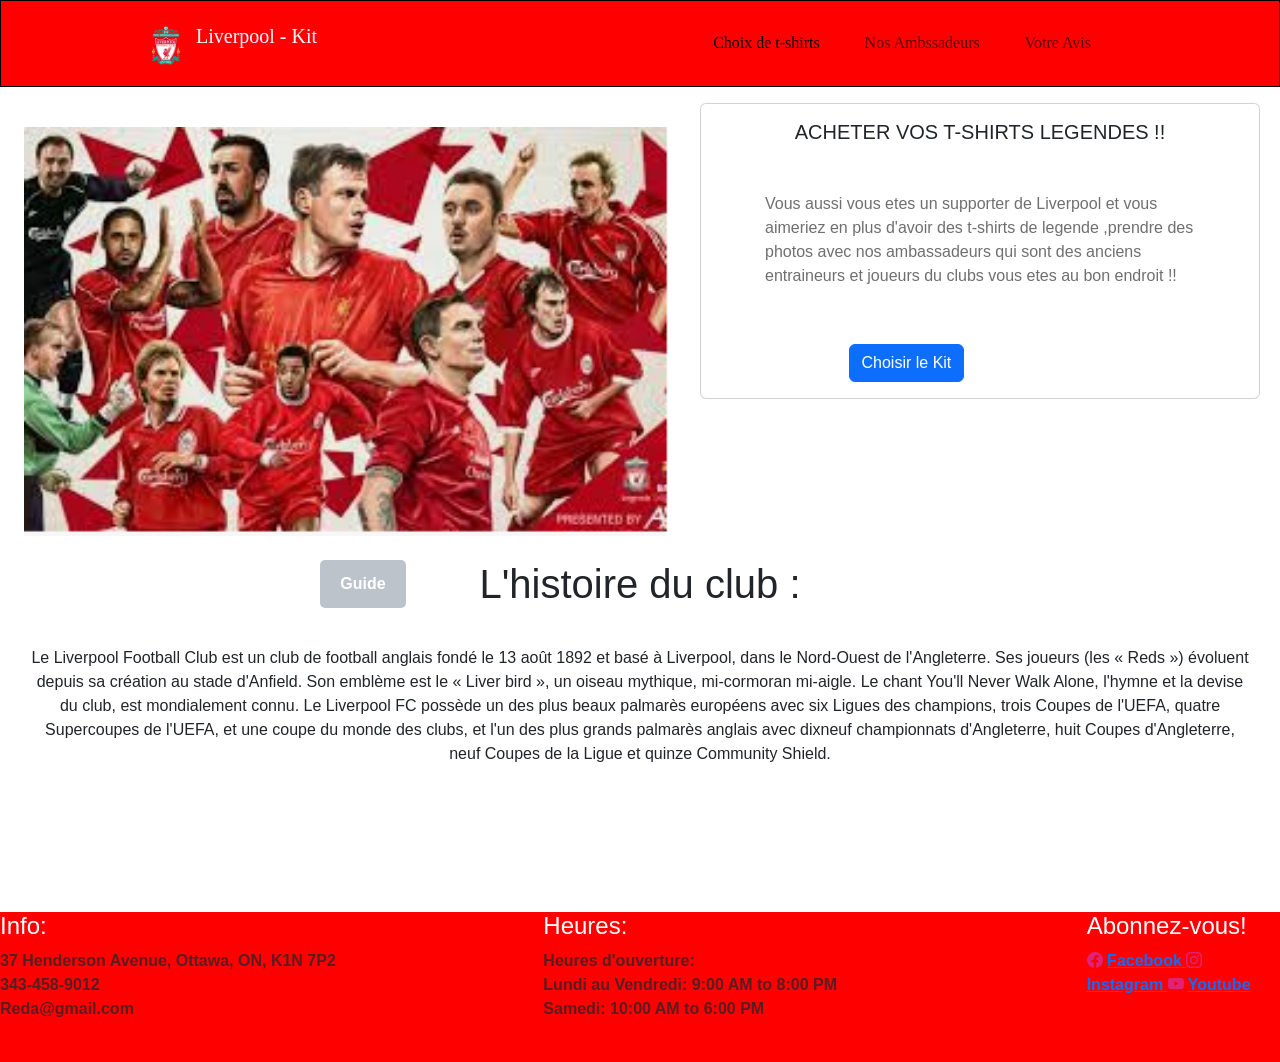
<file: index.html>
<html lang="fr">
<head>
    <meta charset="UTF-8">
    <meta http-equiv="X-UA-Compatible" content="IE=edge">
    <meta name="viewport" content="width=device-width, initial-scale=1.0">
    <title>Liverpool: kit legend </title>
    <!-- CSS only -->
    <link href="https://cdn.jsdelivr.net/npm/bootstrap@5.2.0-beta1/dist/css/bootstrap.min.css" rel="stylesheet" integrity="sha384-0evHe/X+R7YkIZDRvuzKMRqM+OrBnVFBL6DOitfPri4tjfHxaWutUpFmBp4vmVor" crossorigin="anonymous">
    <link rel="stylesheet" href="../css/style.css">
    <link rel="stylesheet" href="https://cdn.jsdelivr.net/npm/bootstrap-icons@1.3.0/font/bootstrap-icons.css">
    <style>
        * {
          box-sizing: border-box;
        }
        body {
          font-family: Roboto, Helvetica, sans-serif;
        }
        /* Fixez le bouton sur le côté gauche de la page the button on the left side of the page */
        .open-btn {
          display: flex;
          justify-content: flex-start;
        }
        /* Stylez et fixez le bouton sur la page */
        .open-button {
          background-color: #1c87c9;
          color: white;
          padding: 12px 20px;
          border: none;
          border-radius: 5px;
          cursor: pointer;
          opacity: 0.8;
          position: fixed;
        }
        /* Positionnez la forme Popup */
        .login-popup {
          position: relative;
          text-align: center;
          width: 100%;
        }
        /* Masquez la forme Popup */
        .form-popup {
          display: none;
          position: fixed;
          left: 45%;
          top: 5%;
          transform: translate(-45%, 5%);
          border: 2px solid #666;
          z-index: 9;
        }
        /* Styles pour le conteneur de la forme */
        .form-container {
          max-width: 300px;
          padding: 20px;
          background-color: #fff;
        }
        /* Largeur complète pour les champs de saisie */
        .form-container input[type="text"],
        .form-container input[type="password"] {
          width: 100%;
          padding: 10px;
          margin: 5px 0 22px 0;
          border: none;
          background: #eee;
        }
        /* Quand les entrées sont concentrées, faites quelque chose */
        .form-container input[type="text"]:focus,
        .form-container input[type="password"]:focus {
          background-color: #ddd;
          outline: none;
        }
        /* Stylez le bouton de connexion */
        .form-container .btn {
          background-color: #8ebf42;
          color: #fff;
          padding: 12px 20px;
          border: none;
          cursor: pointer;
          width: 100%;
          margin-bottom: 10px;
          opacity: 0.8;
        }
        /* Stylez le bouton pour annuler */
        .form-container .cancel {
          background-color: #cc0000;
        }
        /* Planez les effets pour les boutons */
        .form-container .btn:hover,
        .open-button:hover {
          opacity: 1;
        }
      </style>

</head>
<body>

    <header >
        <div class="container-fluid p-0 m-0">
             <nav class="navbar navbar-expand-lg">
                <div class="container-fluid m-0 ">
                  <a class="navbar-brand" href="../src/acceuil.html">
                    <img src="../img/logo3.png" alt="" width="50" height="40" class="d-inline-block align-text-top">
                    Liverpool - Kit </a>
                  <button class="navbar-toggler" type="button" data-bs-toggle="collapse" data-bs-target="#navbarNav" aria-controls="navbarNav" aria-expanded="false" aria-label="Toggle navigation">
                    <span class="navbar-toggler-icon"></span>
                  </button>
                  <div class="mr-auto" id="navbarNav">
                     
                    <div class="d-flex justify-content-center">
                      <ul class="navbar-nav">
                        <li class="nav-item">
                          <a class="nav-link active" aria-current="page" href="../src/choix_tenue.html"> Choix de t-shirts</a>
                        </li>
                        <li class="nav-item">
                          <a class="nav-link" href="../src/ambassadeur.html"> Nos Ambssadeurs </a>
                        </li>
                        <li class="nav-item">
                          <a class="nav-link" href="../src/avis.html"> Votre Avis </a>
                        </li>
                      </ul>
                    </div>
                    
                  </div>
                </div>
              </nav> 
            </div>
        
      </header>

    <main>

    <style>
      * {
        box-sizing: border-box;
      }
      body {
        font-family: Roboto, Helvetica, sans-serif;
      }
      /* Fixez le bouton sur le côté gauche de la page the button on the left side of the page */
      .open-btn {
        display: flex;
        justify-content: flex-start;
      }
      /* Stylez et fixez le bouton sur la page */
      .open-button {
        background-color: #adb5bd;
        color: white;
        padding: 12px 20px;
        border: none;
        border-radius: 5px;
        cursor: pointer;
        opacity: 0.8;
        position: fixed;
      }
      /* Positionnez la forme Popup */
      .login-popup {
        position: relative;
        text-align: center;
        width: 100%;
      }
      /* Masquez la forme Popup */
      .form-popup {
        display: none;
        position: fixed;
        left: 45%;
        top: 5%;
        transform: translate(-45%, 5%);
        border: 2px solid #666;
        z-index: 9;
      }
      /* Styles pour le conteneur de la forme */
      .form-container {
        max-width: 300px;
        padding: 20px;
        background-color: #fff;
      }
      /* Largeur complète pour les champs de saisie */
      .form-container input[type="text"],
      .form-container input[type="password"] {
        width: 100%;
        padding: 10px;
        margin: 5px 0 22px 0;
        border: none;
        background: #eee;
      }
      /* Quand les entrées sont concentrées, faites quelque chose */
      .form-container input[type="text"]:focus,
      .form-container input[type="password"]:focus {
        background-color: #ddd;
        outline: none;
      }
      /* Stylez le bouton de connexion */
      .form-container .btn {
        background-color: #8ebf42;
        color: #fff;
        padding: 12px 20px;
        border: none;
        cursor: pointer;
        width: 100%;
        margin-bottom: 10px;
        opacity: 0.8;
      }
      /* Stylez le bouton pour annuler */
      .form-container .cancel {
        background-color: #cc0000;
      }
      /* Planez les effets pour les boutons */
      .form-container .btn:hover,
      .open-button:hover {
        opacity: 1;
      }
    </style>

  
    
    
    



        <!-- ******************************************************************************************** -->
        <div>
            <div style="float: left">
                <img src="../img/ap.PNG" class="img-fluid border-radius p-4" alt="" width="700" height="400">
            </div>
            <div class="card" style="margin-top: 16px; margin-right: 20px;" >
                <div class="card-body">
                  <h5 class="card-title" style="text-align: center ;">ACHETER VOS T-SHIRTS LEGENDES !!</h5>
                  <p class="card-text">
                    Vous aussi vous etes un supporter de Liverpool
                    et vous aimeriez en plus d'avoir des t-shirts
                    de legende ,prendre des photos avec nos
                    ambassadeurs qui sont des anciens entraineurs
                    et joueurs du clubs vous etes au bon endroit !!
                </p>
                <div class="d-grid gap-2 col-6 mx-auto">
                    <a class="nav-link" href="../src/choix_tenue.html"> 
                    <button class="btn btn-primary" type="button"> Choisir le Kit </button>
                </a>
                  </div>
                </div>
              </div>
            
            </div>

            <div class="open-btn d-grid gap-2 col-6 mx-auto" style="margin-right: 100px;" >
                <button class="open-button btn-outline-info" onclick="openForm()"><strong>Guide</strong></button>
              </div>
              <div class="login-popup">
                <div class="form-popup" id="popupForm">
                  <form action="/action_page.php" class="form-container">
                    <p>
                      Voici un petit guide sur comment naviguer dans notre sit web pour vous
                      aider a prendre votre t-shirt :<br />
                      Pour choisir un kit vous avez deux choix :
                      vous pouvez cliquer sur le boutton choisir kit ou bien cliquer sur le lien en haut de la page "choix de t-shirts" 
                      
                      Ensuite vous pouvez scroller vers le bas pour voir
                      tout les kits et en choisir un ou bien faire votre choix par annee dans la barre fournit, pour choisir une tenue il suffit de cliquer 
                      sur l'image. 
          
                      Finalement une page de confirmation ou vous devez entrez  vos 
                      informations et les valider ,puis cliquer sur soummettre .
                      Pour savoir un peu plus sur les ambassadeurs cliquer sur le lien en haut: nos 
                      ambassadeurs 
          
                    </p>
                    <button type="button" class="btn cancel" onclick="closeForm()">Fermer</button>
                  </form>
                </div>
              </div>

        <section classe="dessous" style="clear:both">
            <h1 style="text-align: center;">L'histoire du club : <br /> </h1>
            <p style="text-align: center ; padding: 30px">
            Le Liverpool Football Club est un club de football anglais fondé le 13 août 1892 et basé à Liverpool,
            dans le Nord-Ouest de l'Angleterre. Ses joueurs (les « Reds ») évoluent depuis sa création au stade 
            d'Anfield. Son emblème est le « Liver bird », un oiseau mythique, mi-cormoran mi-aigle. 
            Le chant You'll Never Walk Alone, l'hymne et la devise du club, est mondialement connu.
            Le Liverpool FC possède un des plus beaux palmarès européens avec six Ligues des
            champions, trois Coupes de l'UEFA, quatre Supercoupes de l'UEFA, et une coupe du 
            monde des clubs, et l'un des plus grands palmarès anglais avec dixneuf championnats 
            d'Angleterre, huit Coupes d'Angleterre, neuf Coupes de la Ligue et quinze Community Shield.
        </p>
        </section>

        

        

    </main>

    <footer>
        <div class="container-fluid p-0">
            <div class="row text-left">
                <div class="col-md-5">
                    <h4>Info:</h4>
                    <p class="text-muted">37 Henderson Avenue, Ottawa, ON, K1N 7P2 <br>
                        343-458-9012 <br>
                        Reda@gmail.com</p>
                </div>
                <div class="col-md-5">
                    <h4 >Heures: </h4>
                    <p class="text-muted">
                        Heures d'ouverture: <br>
                        Lundi au Vendredi: 9:00 AM to 8:00 PM <br>
                        Samedi: 10:00 AM to 6:00 PM
                    </p>
                </div>
                <div class="col-md-2">
                    <h4>Abonnez-vous!</h4>
                    <div class="column">
                        <i class="bi bi-facebook"></i>
                        <a class="face" aria-current="page" href="https://www.facebook.com"> Facebook </a>
                        <i class="bi bi-instagram"></i>
                        <a class="face" aria-current="page" href="https://www.instagram.com"> Instagram </a>
                        <i class="bi bi-youtube"></i>
                        <a class="face" aria-current="page" href="https://www.youtube.com"> Youtube </a>
                    </div>
                
                </div>
            </div>
        </div>
    </footer>


   
  <script src="https://cdn.jsdelivr.net/npm/bootstrap@5.2.0-beta1/dist/js/bootstrap.min.js" integrity="sha384-kjU+l4N0Yf4ZOJErLsIcvOU2qSb74wXpOhqTvwVx3OElZRweTnQ6d31fXEoRD1Jy" crossorigin="anonymous"></script>
  <script>
    function openForm() {
      document.getElementById("popupForm").style.display = "block";
    }

    function closeForm() {
      document.getElementById("popupForm").style.display = "none";
    }
  </script>
</body>
</html>
</file>
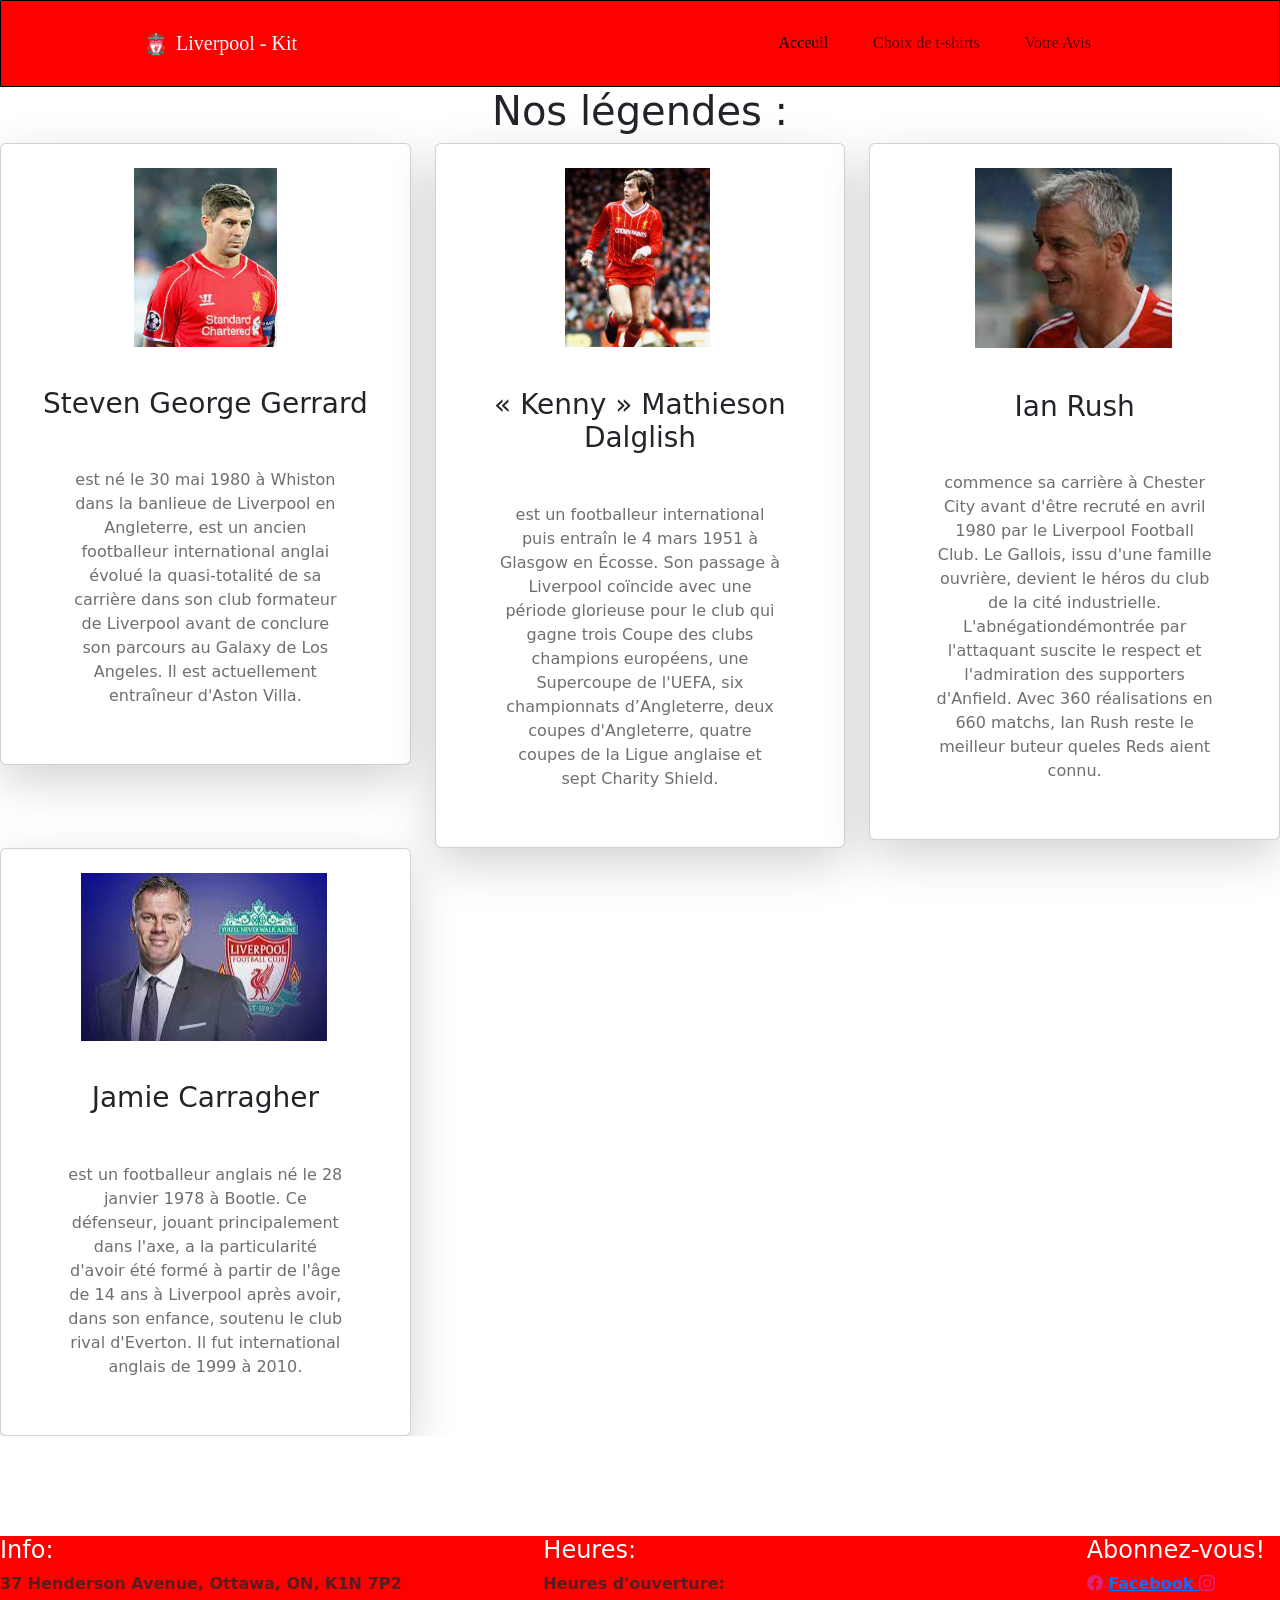
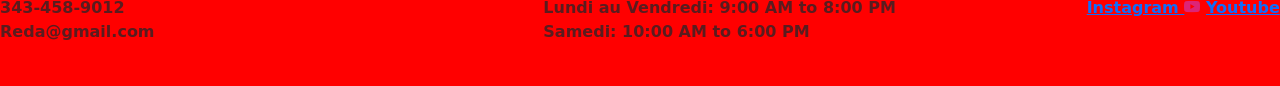
<file: ambassadeur.html>
<html lang="fr">
<head>
    <meta charset="UTF-8">
    <meta http-equiv="X-UA-Compatible" content="IE=edge">
    <meta name="viewport" content="width=device-width, initial-scale=1.0">
    <title>Liverpool: kit legend </title>
    <!-- CSS only -->
    <link href="https://cdn.jsdelivr.net/npm/bootstrap@5.2.0-beta1/dist/css/bootstrap.min.css" rel="stylesheet" integrity="sha384-0evHe/X+R7YkIZDRvuzKMRqM+OrBnVFBL6DOitfPri4tjfHxaWutUpFmBp4vmVor" crossorigin="anonymous">
    <link rel="stylesheet" href="../css/style.css">
    <link rel="stylesheet" href="https://cdn.jsdelivr.net/npm/bootstrap-icons@1.3.0/font/bootstrap-icons.css">

</head>
<body>

  <header >
    <div class="container-fluid p-0 m-0">
         <nav class="navbar navbar-expand-lg">
            <div class="container-fluid m-0 ">
              <a class="navbar-brand" href="../src/acceuil.html">
                <img src="../img/logo3.png" alt="" width="30" height="24" class="d-inline-block align-text-top">
                Liverpool - Kit </a>
              <button class="navbar-toggler" type="button" data-bs-toggle="collapse" data-bs-target="#navbarNav" aria-controls="navbarNav" aria-expanded="false" aria-label="Toggle navigation">
                <span class="navbar-toggler-icon"></span>
              </button>
              <div class="mr-auto" id="navbarNav">
                 
                <div class="d-flex justify-content-center">
                  <ul class="navbar-nav">
                    <li class="nav-item">
                      <a class="nav-link active" aria-current="page" href="../src/index.html"> Acceuil</a>
                    </li>
                    <li class="nav-item">
                      <a class="nav-link" href="../src/choix_tenue.html"> Choix de t-shirts </a>
                    </li>
                    <li class="nav-item">
                      <a class="nav-link" href="../src/avis.html"> Votre Avis </a>
                    </li>
                  </ul>
                </div>
                
              </div>
            </div>
          </nav> 
        </div>
    
  </header>

    <main>
        <section class="section-4">
            <div class="container text-center">
              <h1 class="text-dark">Nos légendes : </h1>
            </div>
            <div class="team row ">
              <div class="col-md-4 col-12 text-center">
                  <div class="card mr-2 d-inline-block shadow-lg">
                      <div class="card-img-top">
                        <img src="../img/stvg.PNG" class="img-fluid border-radius p-4" alt="">
                      </div>
                      <div class="card-body">
                        <h3 class="card-title">Steven George Gerrard</h3>
                        <p class="card-text">
                            est né le 30 mai 1980 à Whiston dans la banlieue de Liverpool en Angleterre,
                            est un ancien footballeur international anglai évolué la quasi-totalité de sa carrière
                            dans son club formateur de Liverpool avant de conclure son parcours au Galaxy de Los Angeles.
                            Il est actuellement entraîneur d'Aston Villa.

                        </p>
                        
                      </div>
                    </div>
              </div>

            <div class="col-md-4 col-12 text-center">
                <div class="card mr-2 d-inline-block shadow-lg">
                    <div class="card-img-top">
                      <img src="../img/dalglish.PNG" class="img-fluid border-radius p-4" alt="">
                    </div>
                    <div class="card-body">
                      <h3 class="card-title">« Kenny » Mathieson Dalglish</h3>
                      <p class="card-text">
                        est un footballeur international puis entraîn le 4 mars 1951 à Glasgow en Écosse. 
                        Son passage à Liverpool coïncide avec une période glorieuse pour le club qui gagne trois Coupe
                        des clubs champions européens, une Supercoupe de l'UEFA, six championnats d’Angleterre,
                        deux coupes d'Angleterre, quatre coupes de la Ligue anglaise et sept Charity Shield.
                      </p>
                      
                    </div>
                </div>
            </div>

            <div class="col-md-4 col-12 text-center">
                <div class="card mr-2 d-inline-block shadow-lg">
                    <div class="card-img-top">
                      <img src="../img/rush.PNG" class="img-fluid border-radius p-4" alt="">
                    </div>
                    <div class="card-body">
                      <h3 class="card-title">Ian Rush </h3>
                      <p class="card-text">
                        commence sa carrière à Chester City avant d'être recruté en avril 1980 par le Liverpool Football
                        Club. Le Gallois, issu d'une famille ouvrière, devient le héros du club de la cité industrielle. 
                        L'abnégationdémontrée par l'attaquant suscite le respect et l'admiration des supporters d'Anfield.
                        Avec 360 réalisations en 660 matchs, Ian Rush reste le meilleur buteur queles Reds aient connu.
                      </p>
                      
                    </div>
                </div>
            </div>
             
            
            <div class="col-md-4 col-12 text-center">
                  <div class="card mr-2 d-inline-block shadow-lg">
                      <div class="card-img-top">
                        <img src="../img/cara.PNG" class="img-fluid border-radius p-4" alt="">
                      </div>
                      <div class="card-body">
                        <h3 class="card-title">Jamie Carragher </h3>
                        <p class="card-text">
                            est un footballeur anglais né le 28 janvier 1978 à Bootle. Ce défenseur,
                            jouant principalement dans l'axe, a la particularité d'avoir été formé à partir 
                            de l'âge de 14 ans à Liverpool après avoir, dans son enfance, soutenu le club rival
                            d'Everton. Il fut international anglais de 1999 à 2010.
                        </p>
                        
                      </div>
                    </div>
              </div>
            </div>
          </section>           
        

    </main>

    <footer>
        <div class="container-fluid p-0">
            <div class="row text-left">
                <div class="col-md-5">
                    <h4>Info:</h4>
                    <p class="text-muted">37 Henderson Avenue, Ottawa, ON, K1N 7P2 <br>
                        343-458-9012 <br>
                        Reda@gmail.com</p>
                </div>
                <div class="col-md-5">
                    <h4 >Heures: </h4>
                    <p class="text-muted">
                        Heures d'ouverture: <br>
                        Lundi au Vendredi: 9:00 AM to 8:00 PM <br>
                        Samedi: 10:00 AM to 6:00 PM
                    </p>
                </div>
                <div class="col-md-2">
                    <h4>Abonnez-vous!</h4>
                    <div class="column">
                        <i class="bi bi-facebook"></i>
                        <a class="face" aria-current="page" href="https://www.facebook.com"> Facebook </a>
                        <i class="bi bi-instagram"></i>
                        <a class="face" aria-current="page" href="https://www.instagram.com"> Instagram </a>
                        <i class="bi bi-youtube"></i>
                        <a class="face" aria-current="page" href="https://www.youtube.com"> Youtube </a>
                    </div>
                
                </div>
            </div>
        </div>
    </footer>


   
  <script src="https://cdn.jsdelivr.net/npm/bootstrap@5.2.0-beta1/dist/js/bootstrap.min.js" integrity="sha384-kjU+l4N0Yf4ZOJErLsIcvOU2qSb74wXpOhqTvwVx3OElZRweTnQ6d31fXEoRD1Jy" crossorigin="anonymous"></script>
   
</body>
</html>
</file>
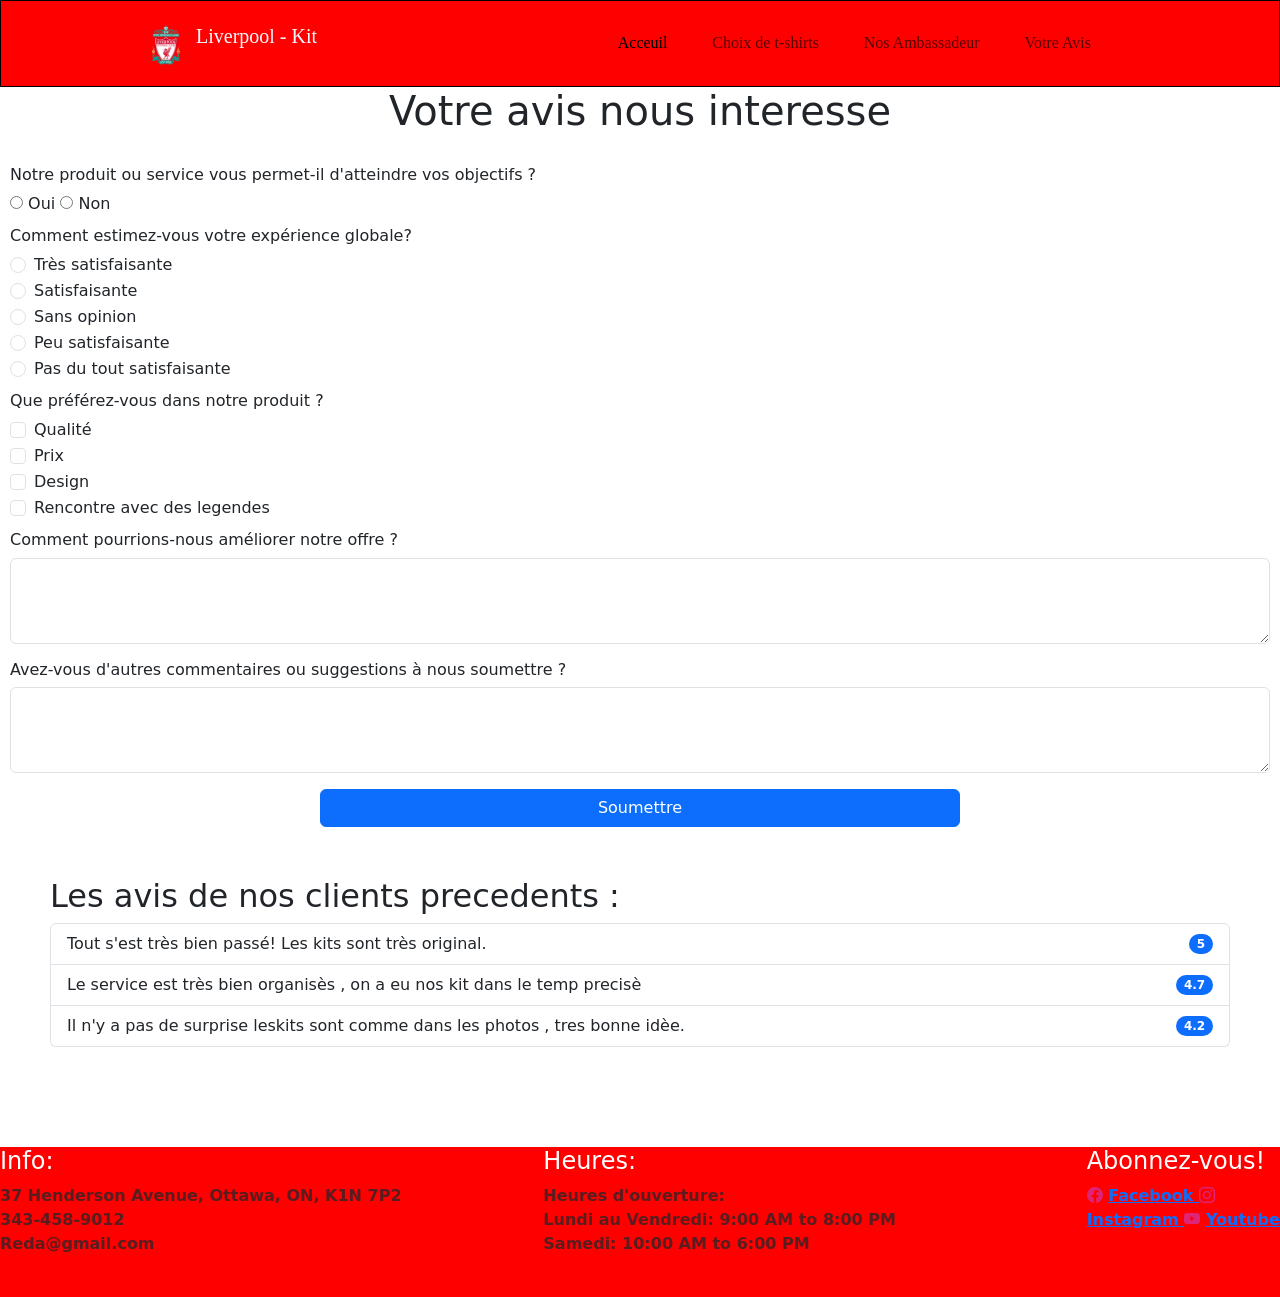
<file: avis.html>
<html lang="fr">
<head>
    <meta charset="UTF-8">
    <meta http-equiv="X-UA-Compatible" content="IE=edge">
    <meta name="viewport" content="width=device-width, initial-scale=1.0">
    <title>Liverpool: kit legend </title>
    <!-- CSS only -->
    <link href="https://cdn.jsdelivr.net/npm/bootstrap@5.2.0-beta1/dist/css/bootstrap.min.css" rel="stylesheet" integrity="sha384-0evHe/X+R7YkIZDRvuzKMRqM+OrBnVFBL6DOitfPri4tjfHxaWutUpFmBp4vmVor" crossorigin="anonymous">
    <link rel="stylesheet" href="../css/style.css">
    <link rel="stylesheet" href="https://cdn.jsdelivr.net/npm/bootstrap-icons@1.3.0/font/bootstrap-icons.css">

</head>
<body>

    <header >
        <div class="container-fluid p-0 m-0">
             <nav class="navbar navbar-expand-lg">
                <div class="container-fluid m-0 ">
                  <a class="navbar-brand" href="../src/acceuil.html">
                    <img src="../img/logo3.png" alt="" width="50" height="40" class="d-inline-block align-text-top">
                    Liverpool - Kit </a>
                  <button class="navbar-toggler" type="button" data-bs-toggle="collapse" data-bs-target="#navbarNav" aria-controls="navbarNav" aria-expanded="false" aria-label="Toggle navigation">
                    <span class="navbar-toggler-icon"></span>
                  </button>
                  <div class="mr-auto" id="navbarNav">
                     
                    <div class="d-flex justify-content-center">
                      <ul class="navbar-nav">
                        <li class="nav-item">
                          <a class="nav-link active" aria-current="page" href="../src/index.html"> Acceuil</a>
                        </li>
                        <li class="nav-item">
                          <a class="nav-link" href="../src/choix_tenue.html"> Choix de t-shirts </a>
                        </li>
                        <li class="nav-item">
                            <a class="nav-link" href="../src/ambassadeur.html"> Nos Ambassadeur  </a>
                          </li>
                        <li class="nav-item">
                          <a class="nav-link" href="../src/avis.html"> Votre Avis </a>
                        </li>
                      </ul>
                    </div>
                    
                  </div>
                </div>
              </nav> 
            </div>
        
      </header>

    <main>
        <h1 style="text-align: center; margin-bottom: 30px;"> Votre avis nous interesse </h1> 
        
        
        <div class="inline" style="margin: 10px;">
            <h6 >Notre produit ou service vous permet-il d'atteindre vos objectifs ?</h6>
            <label>
              <input type="radio" name="Confirmation requested by" value="email" >
              Oui
            </label>
            <label>
              <input type="radio" name="Confirmation requested by" value="phone">
              Non
            </label>
        </div>

        <div id="block1"style="margin: 10px;" >
            <h6>Comment estimez-vous votre expérience globale?</h6>
          <div class="form-check" >
              <input class="form-check-input" type="radio" name="flexRadioDefault" id="flexRadioDefault1">
              <label class="form-check-label" for="flexRadioDefault1">
                Très satisfaisante
              </label>
            </div>
            <div class="form-check">
              <input class="form-check-input" type="radio" name="flexRadioDefault" id="flexRadioDefault2" >
              <label class="form-check-label" for="flexRadioDefault2">
                Satisfaisante
              </label>
            </div>
            <div class="form-check">
                <input class="form-check-input" type="radio" name="flexRadioDefault" id="flexRadioDefault2" >
                <label class="form-check-label" for="flexRadioDefault2">
                Sans opinion
                </label>
              </div>
              <div class="form-check">
                <input class="form-check-input" type="radio" name="flexRadioDefault" id="flexRadioDefault2" >
                <label class="form-check-label" for="flexRadioDefault2">
                    Peu satisfaisante
                </label>
              </div>
              <div class="form-check">
                <input class="form-check-input" type="radio" name="flexRadioDefault" id="flexRadioDefault2" >
                <label class="form-check-label" for="flexRadioDefault2">
                    Pas du tout satisfaisante 
                </label>
              </div>

            </div>
             
              <div id="block2" style="margin: 10px;">
                <h6>Que préférez-vous dans notre produit ?</h6>
              <div class="form-check" >
                <input class="form-check-input" type="checkbox" value="" id="flexCheckDefault">
                <label class="form-check-label" for="flexCheckDefault">
                    Qualité
                </label>
              </div>
              <div class="form-check">
                <input class="form-check-input" type="checkbox" value="" id="flexCheckChecked" >
                <label class="form-check-label" for="flexCheckChecked">
                    Prix
                </label>
              </div>
              <div class="form-check">
                <input class="form-check-input" type="checkbox" value="" id="flexCheckDefault">
                <label class="form-check-label" for="flexCheckDefault">
                    Design
                </label>
              </div>
              <div class="form-check">
                <input class="form-check-input" type="checkbox" value="" id="flexCheckDefault">
                <label class="form-check-label" for="flexCheckDefault">
                    Rencontre avec des legendes
                </label>
              </div>

            </div>

              
              <div class="mb-3" style="margin: 10px;">
                <h6>Comment pourrions-nous améliorer notre offre ?</h6>
                <textarea class="form-control" id="exampleFormControlTextarea1" rows="3"></textarea>
              </div>

              
              <div class="mb-3" style="margin: 10px;">
                <h6>Avez-vous d'autres commentaires ou suggestions à nous soumettre ? </h6>
                <textarea class="form-control" id="exampleFormControlTextarea1" rows="3"></textarea>
              </div>

              <div class="d-grid gap-2 col-6 mx-auto">
                <button class="btn btn-primary" type="button"> Soumettre </button>
              </div>

              <!-- ************************************ amcien avis ****************************************-->
              <div style="margin: 50px; ">
              <h2>Les avis de nos clients precedents :</h2>
              <ul class="list-group">
                <li class="list-group-item d-flex justify-content-between align-items-center">
                    Tout s'est très bien passé! Les kits sont très original.
                  <span class="badge bg-primary rounded-pill">5</span>
                </li>
                <li class="list-group-item d-flex justify-content-between align-items-center">
                  Le service est très bien organisès , on a eu nos kit dans le temp precisè
                  <span class="badge bg-primary rounded-pill" style="background-color: red;">4.7</span>
                </li>
                <li class="list-group-item d-flex justify-content-between align-items-center">
                  Il n'y a pas de surprise leskits sont comme dans les photos , tres bonne idèe.
                  <span class="badge bg-primary rounded-pill">4.2</span>
                </li>
              </ul>
            </div>

                
        

    </main>

    <footer>
        <div class="container-fluid p-0">
            <div class="row text-left">
                <div class="col-md-5">
                    <h4>Info:</h4>
                    <p class="text-muted">37 Henderson Avenue, Ottawa, ON, K1N 7P2 <br>
                        343-458-9012 <br>
                        Reda@gmail.com</p>
                </div>
                <div class="col-md-5">
                    <h4 >Heures: </h4>
                    <p class="text-muted">
                        Heures d'ouverture: <br>
                        Lundi au Vendredi: 9:00 AM to 8:00 PM <br>
                        Samedi: 10:00 AM to 6:00 PM
                    </p>
                </div>
                <div class="col-md-2">
                    <h4>Abonnez-vous!</h4>
                    <div class="column">
                        <i class="bi bi-facebook"></i>
                        <a class="face" aria-current="page" href="https://www.facebook.com"> Facebook </a>
                        <i class="bi bi-instagram"></i>
                        <a class="face" aria-current="page" href="https://www.instagram.com"> Instagram </a>
                        <i class="bi bi-youtube"></i>
                        <a class="face" aria-current="page" href="https://www.youtube.com"> Youtube </a>
                    </div>
                
                </div>
            </div>
        </div>
    </footer>


   
  <script src="https://cdn.jsdelivr.net/npm/bootstrap@5.2.0-beta1/dist/js/bootstrap.min.js" integrity="sha384-kjU+l4N0Yf4ZOJErLsIcvOU2qSb74wXpOhqTvwVx3OElZRweTnQ6d31fXEoRD1Jy" crossorigin="anonymous"></script>
   
</body>
</html>
</file>
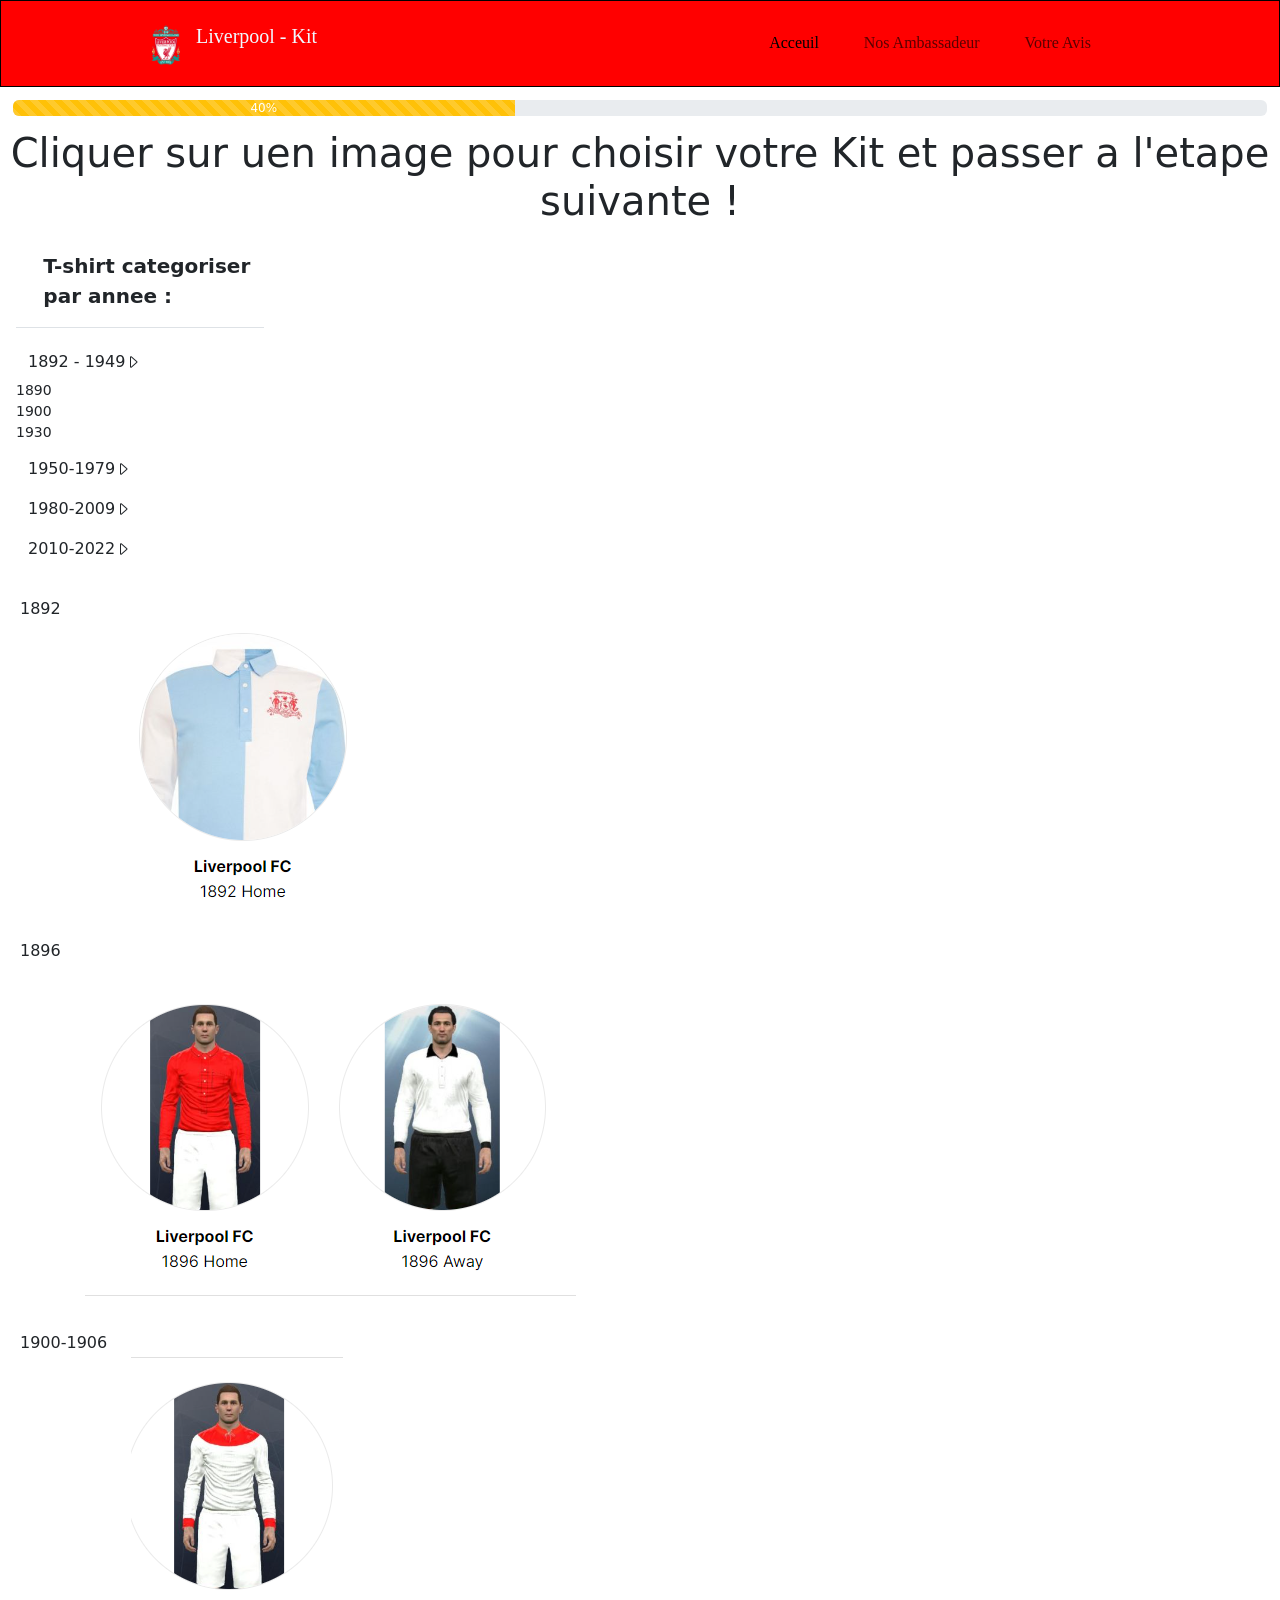
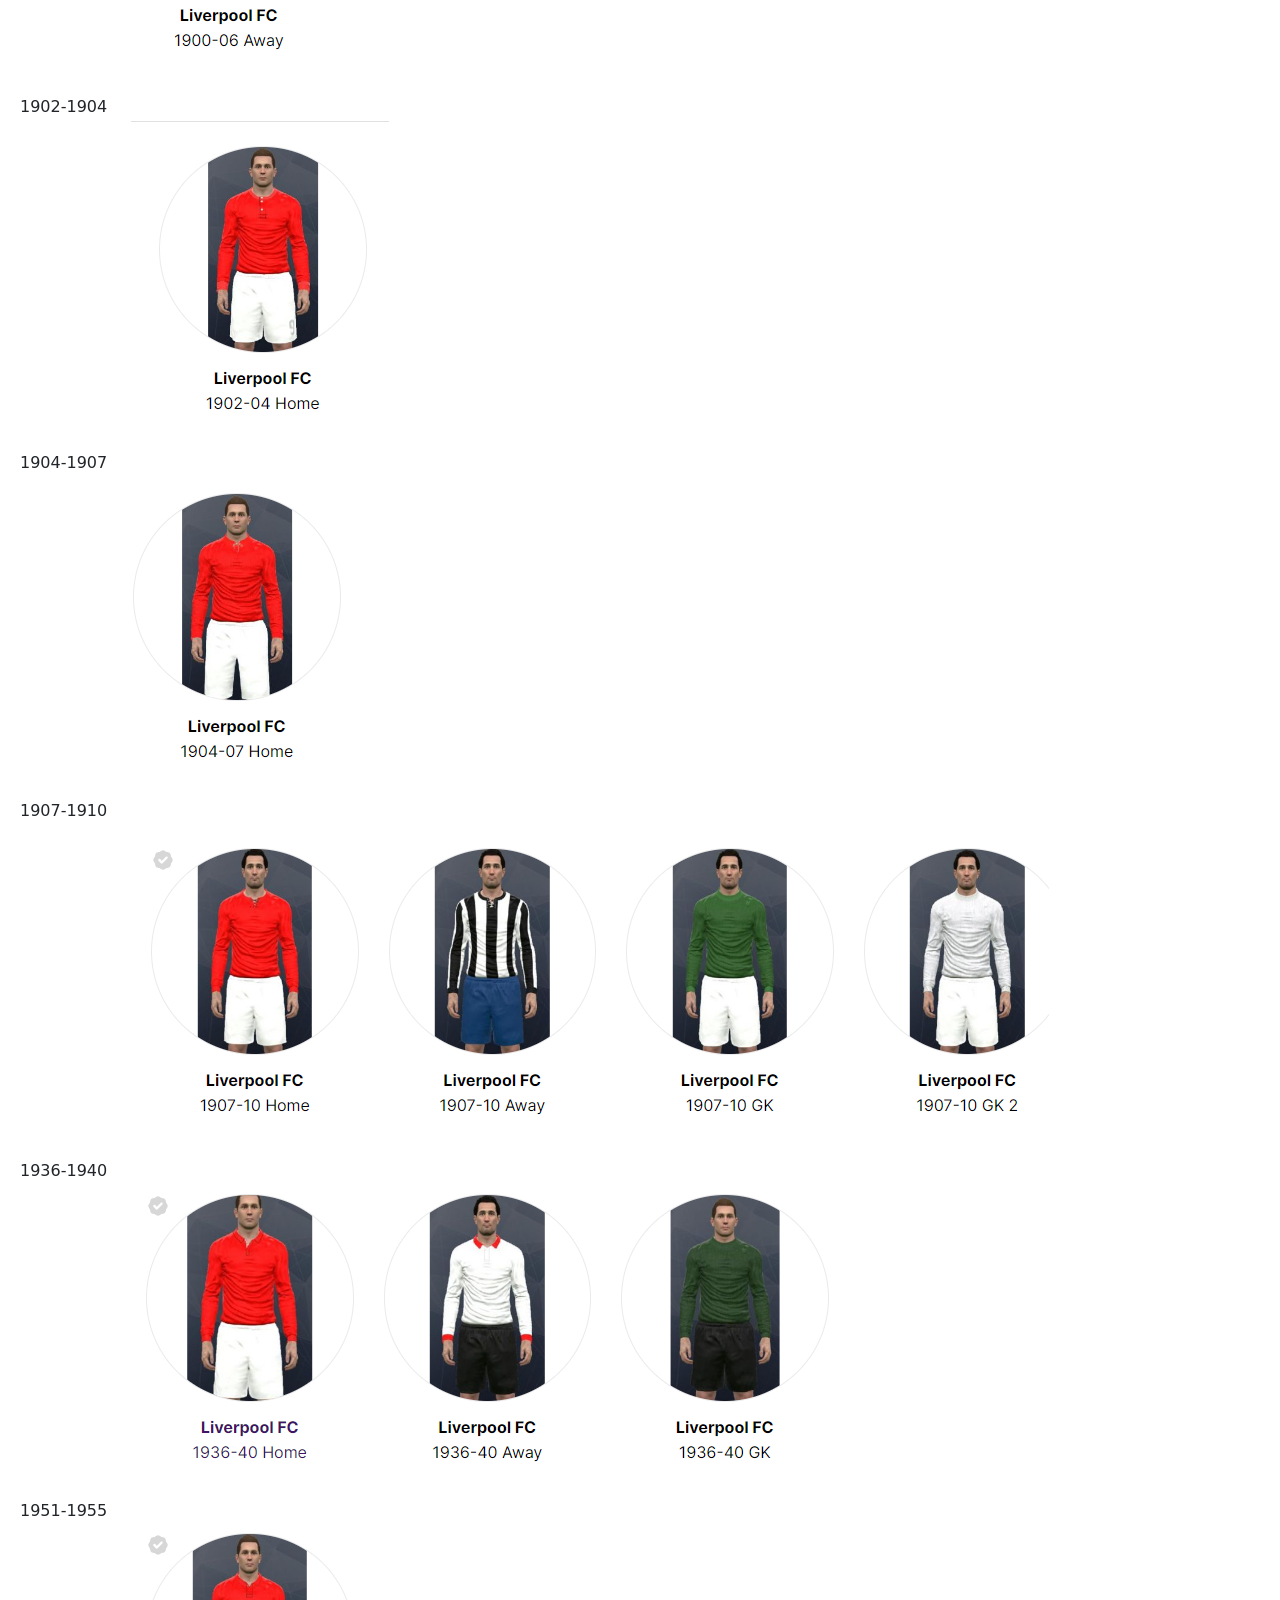
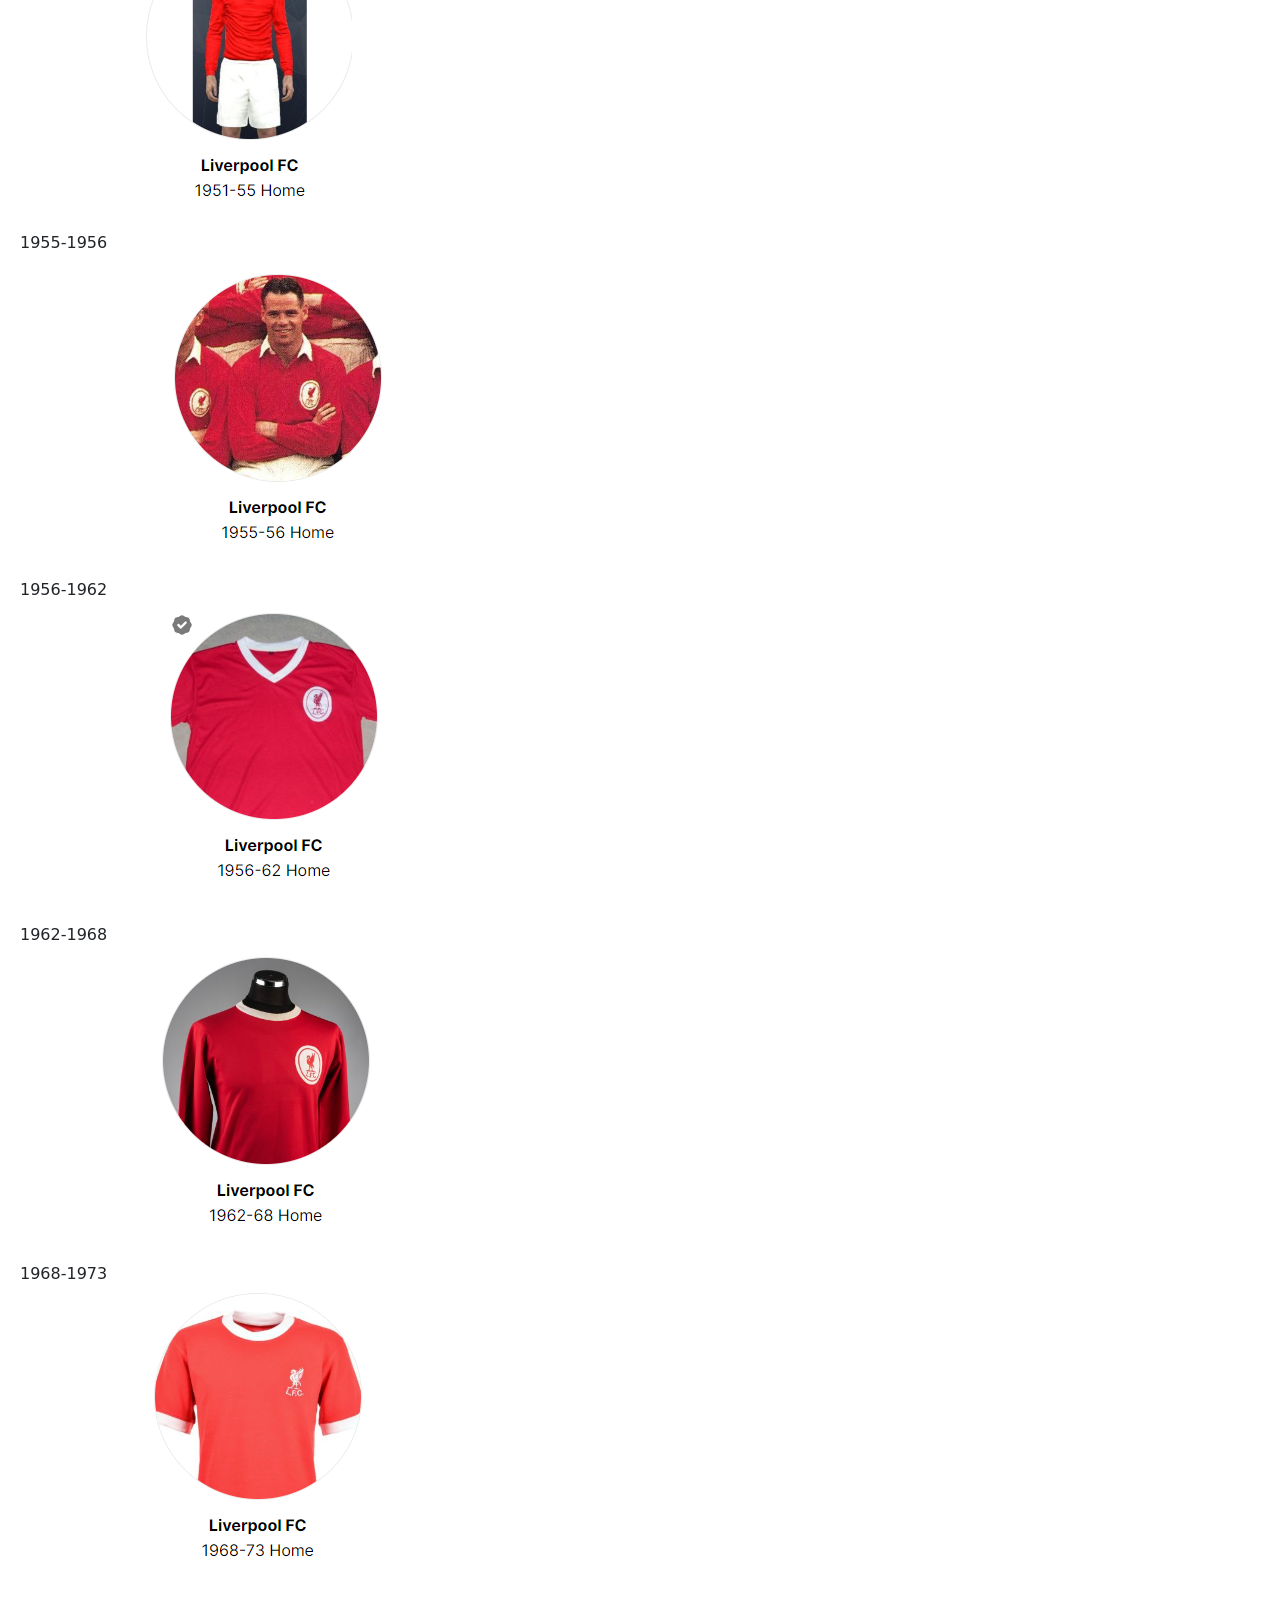
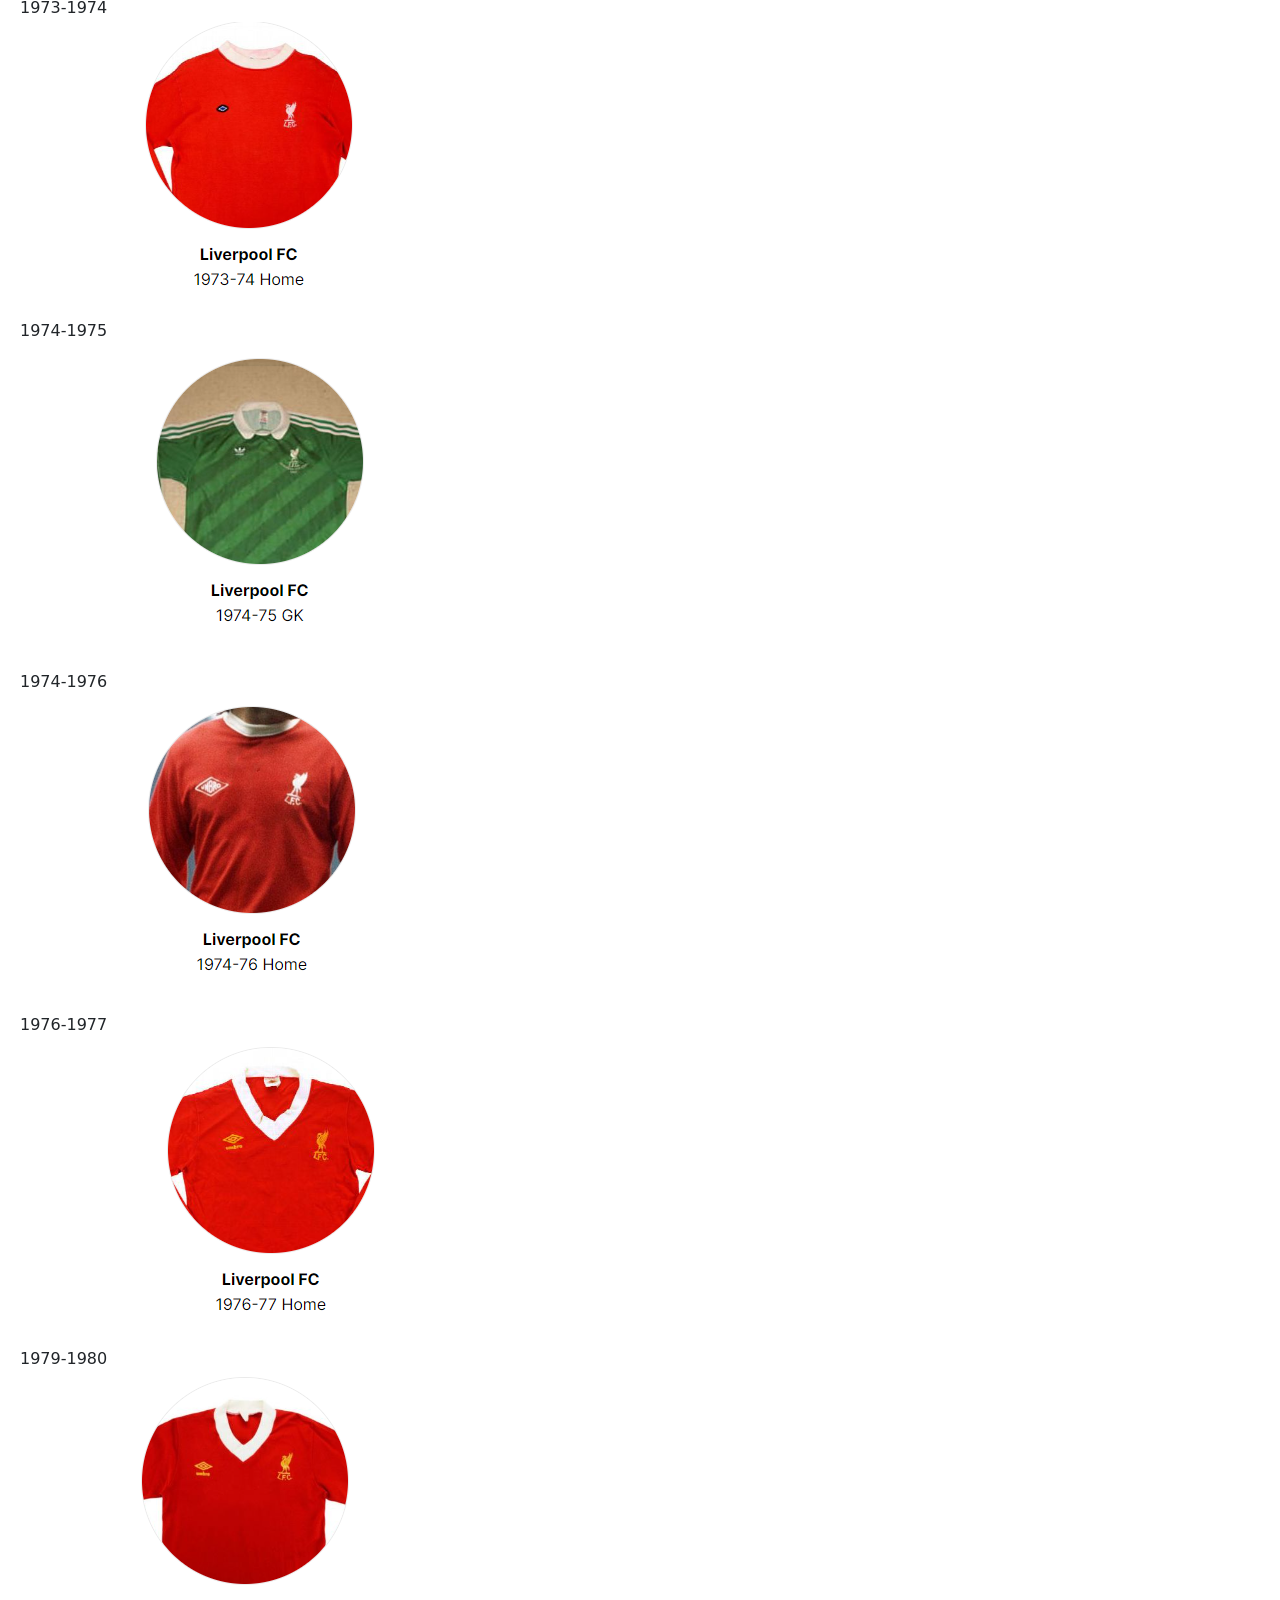
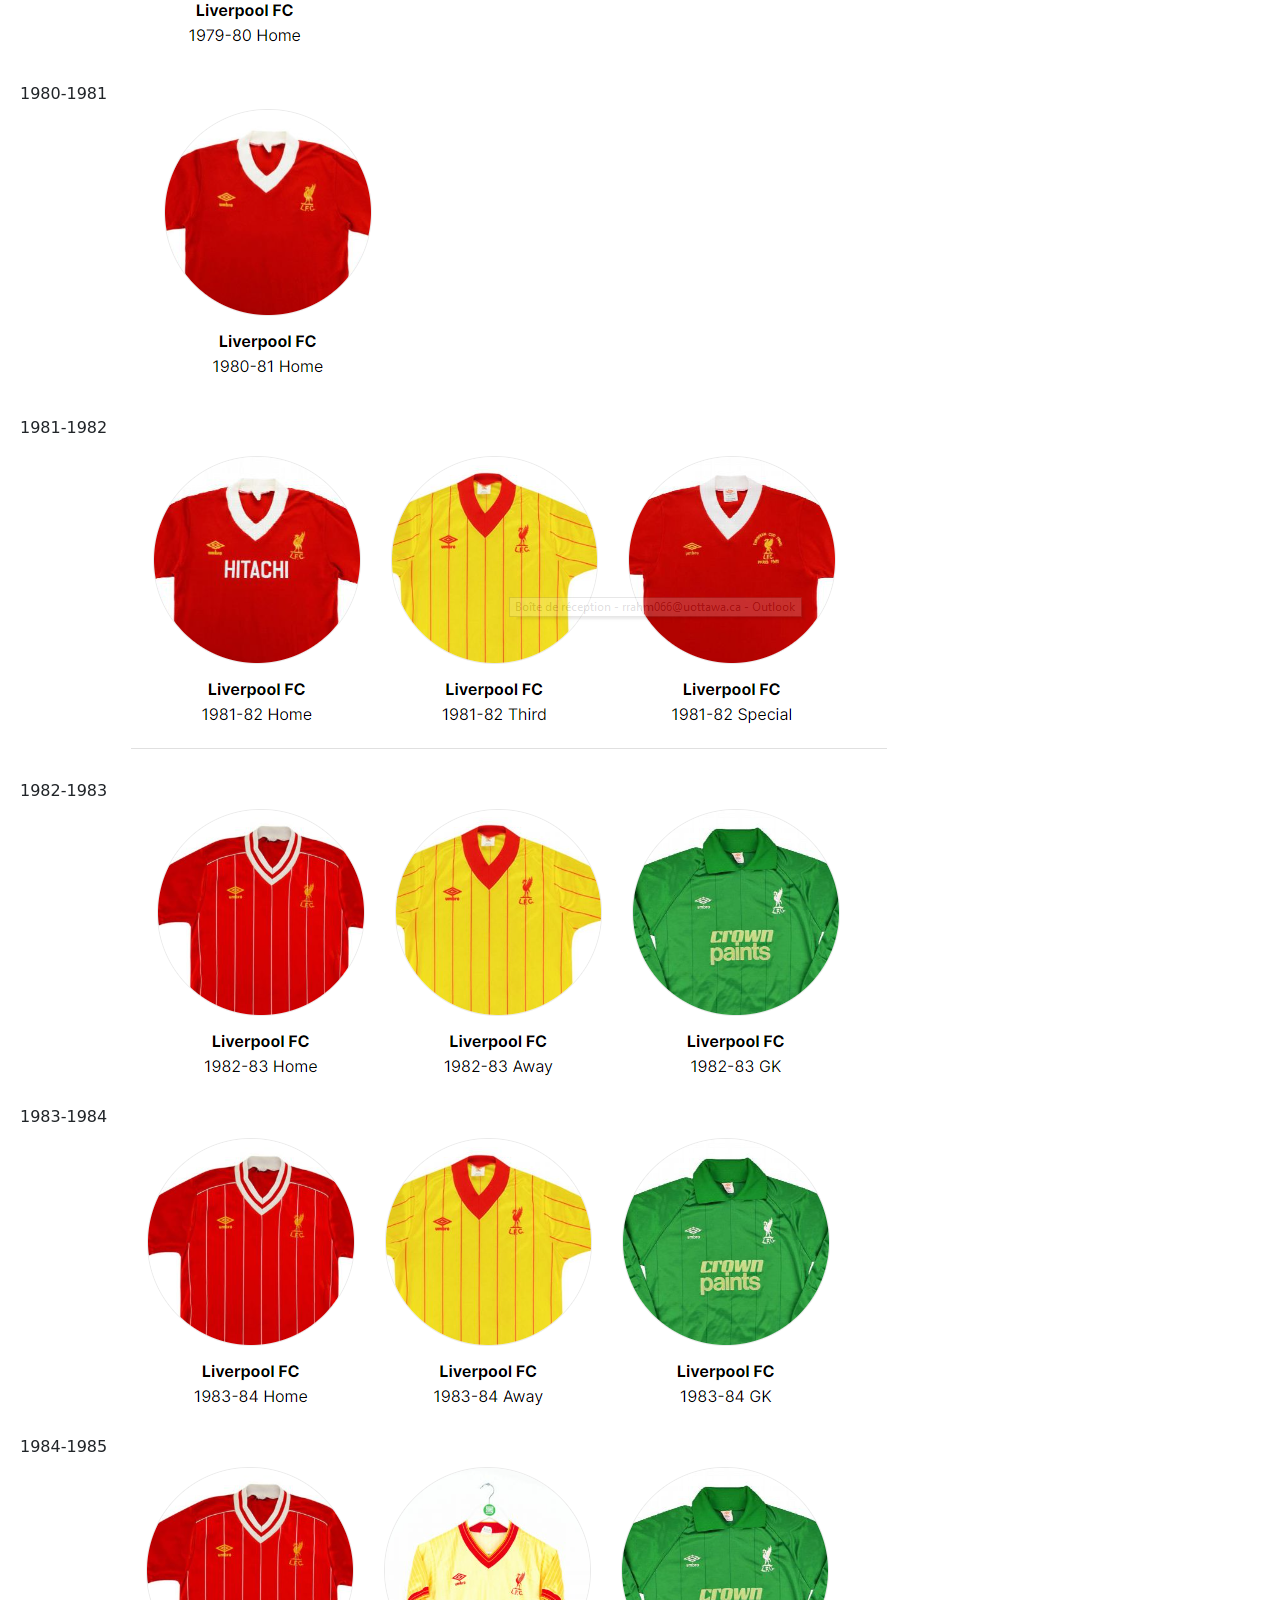
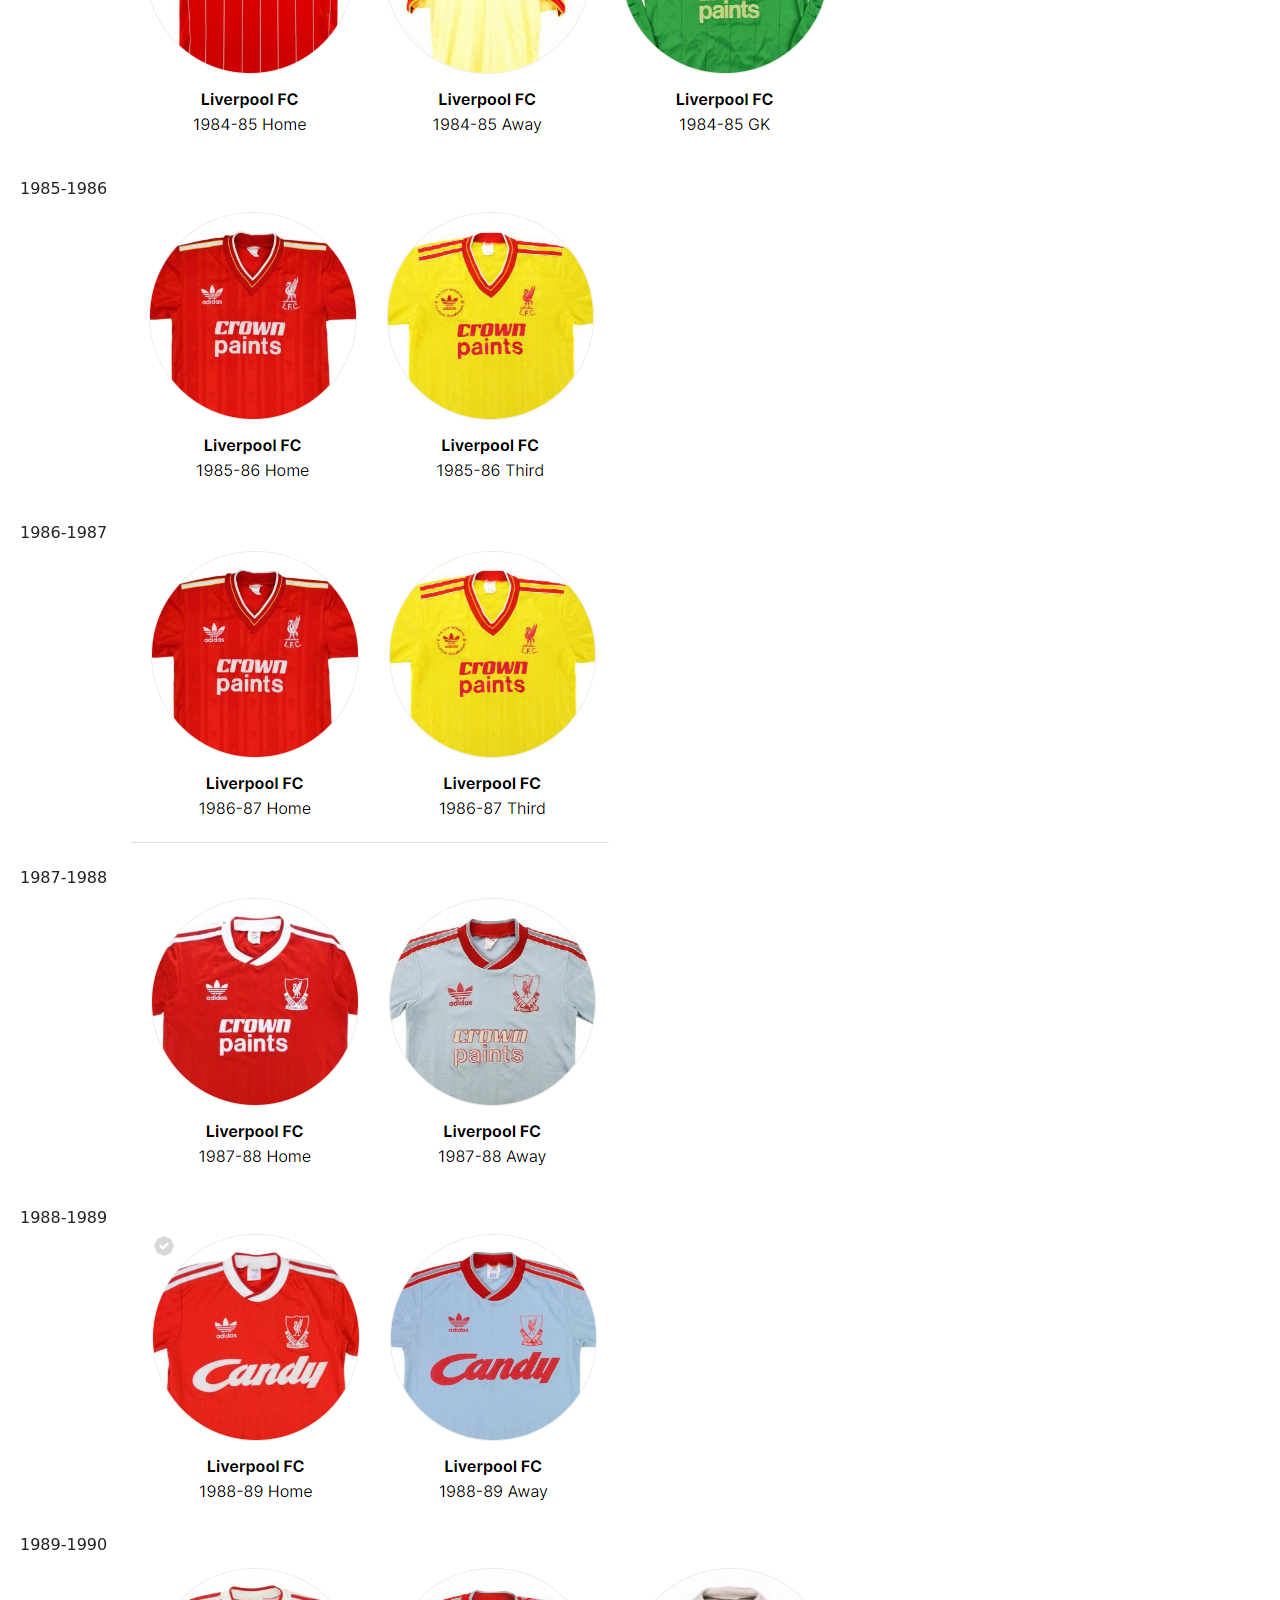
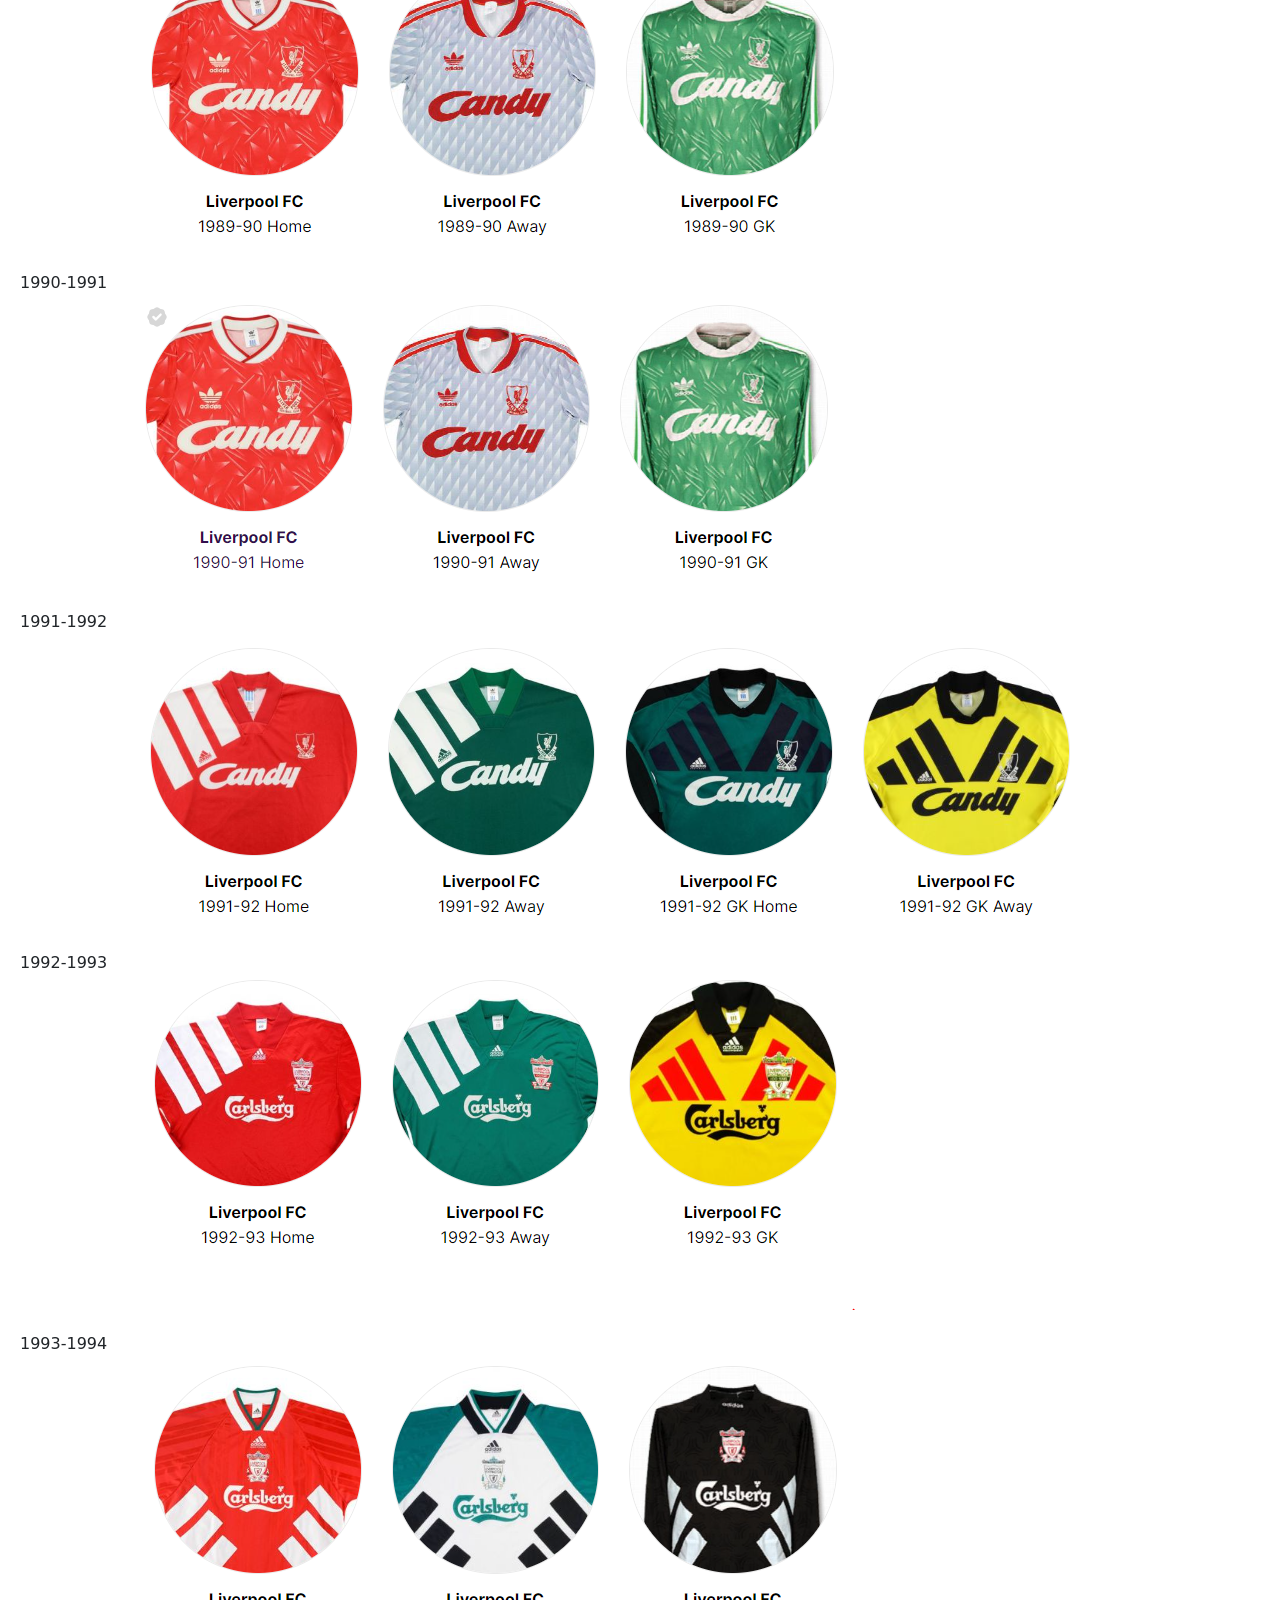
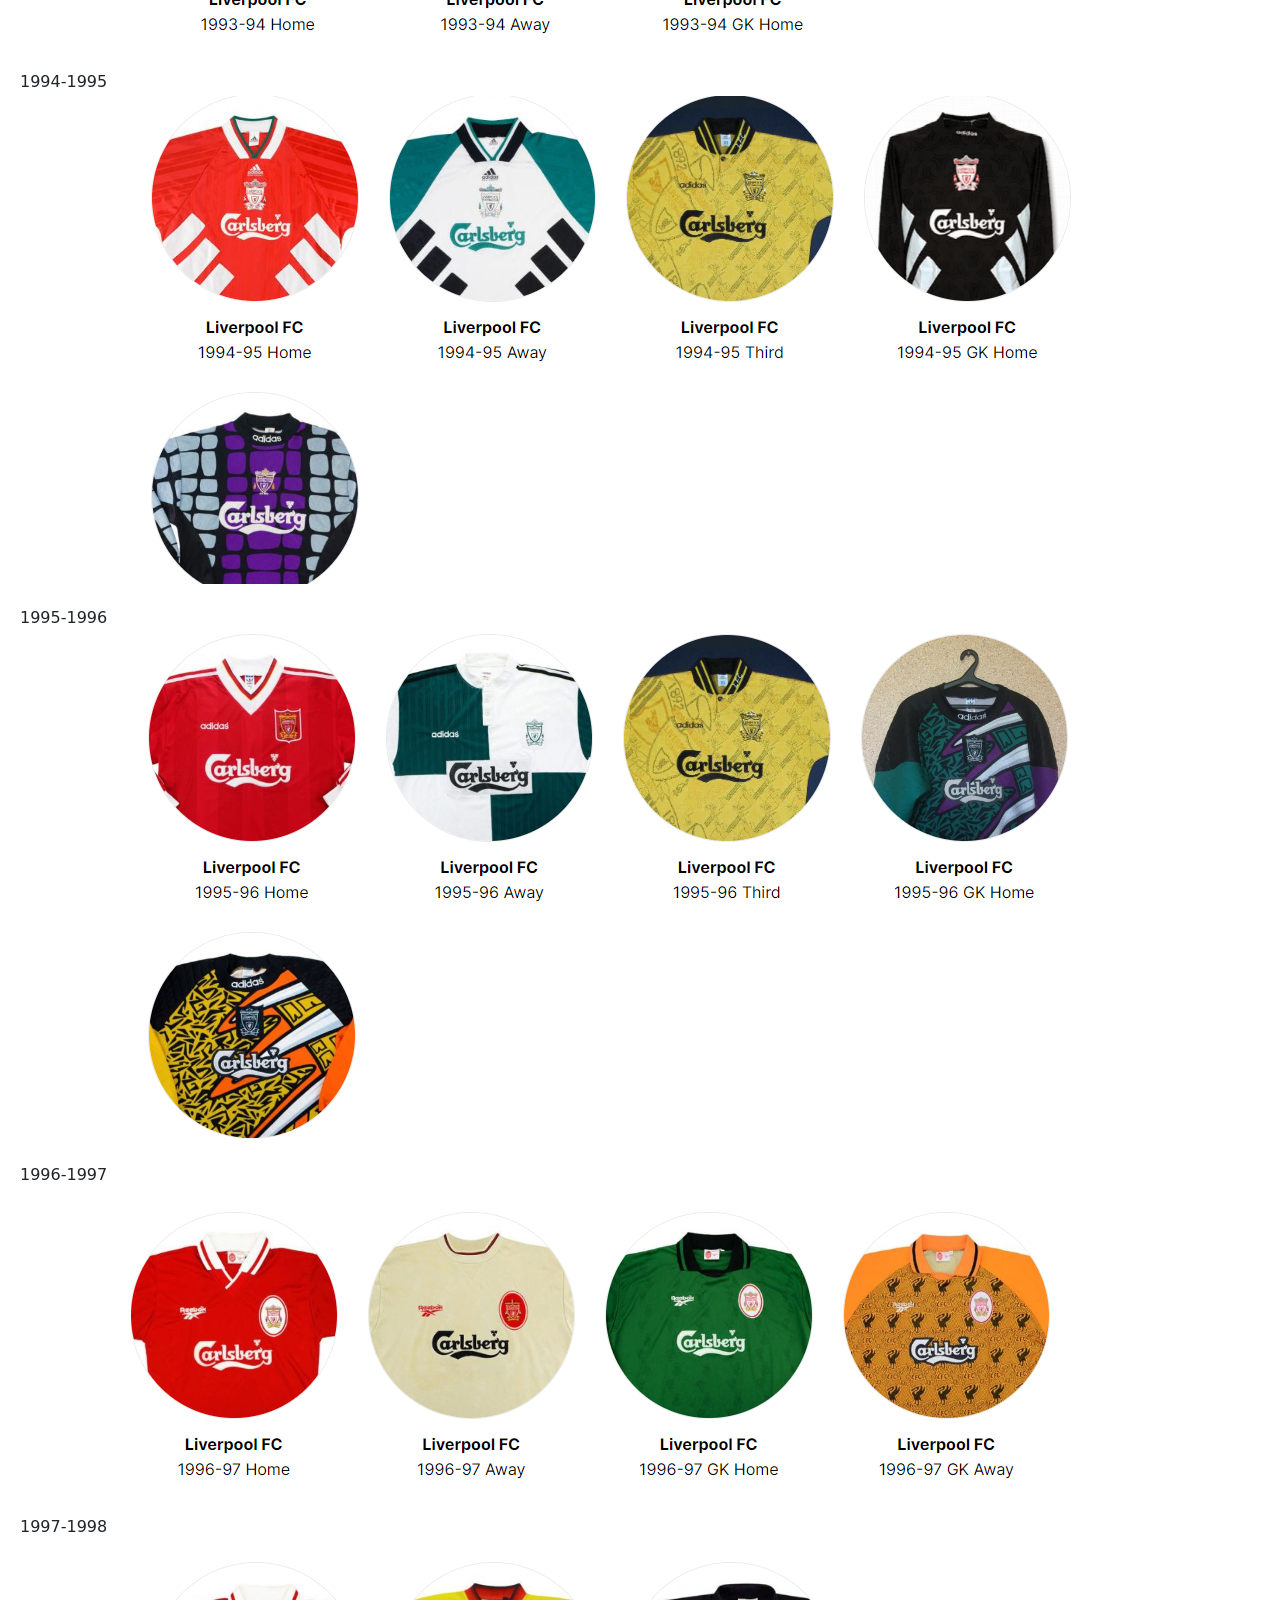
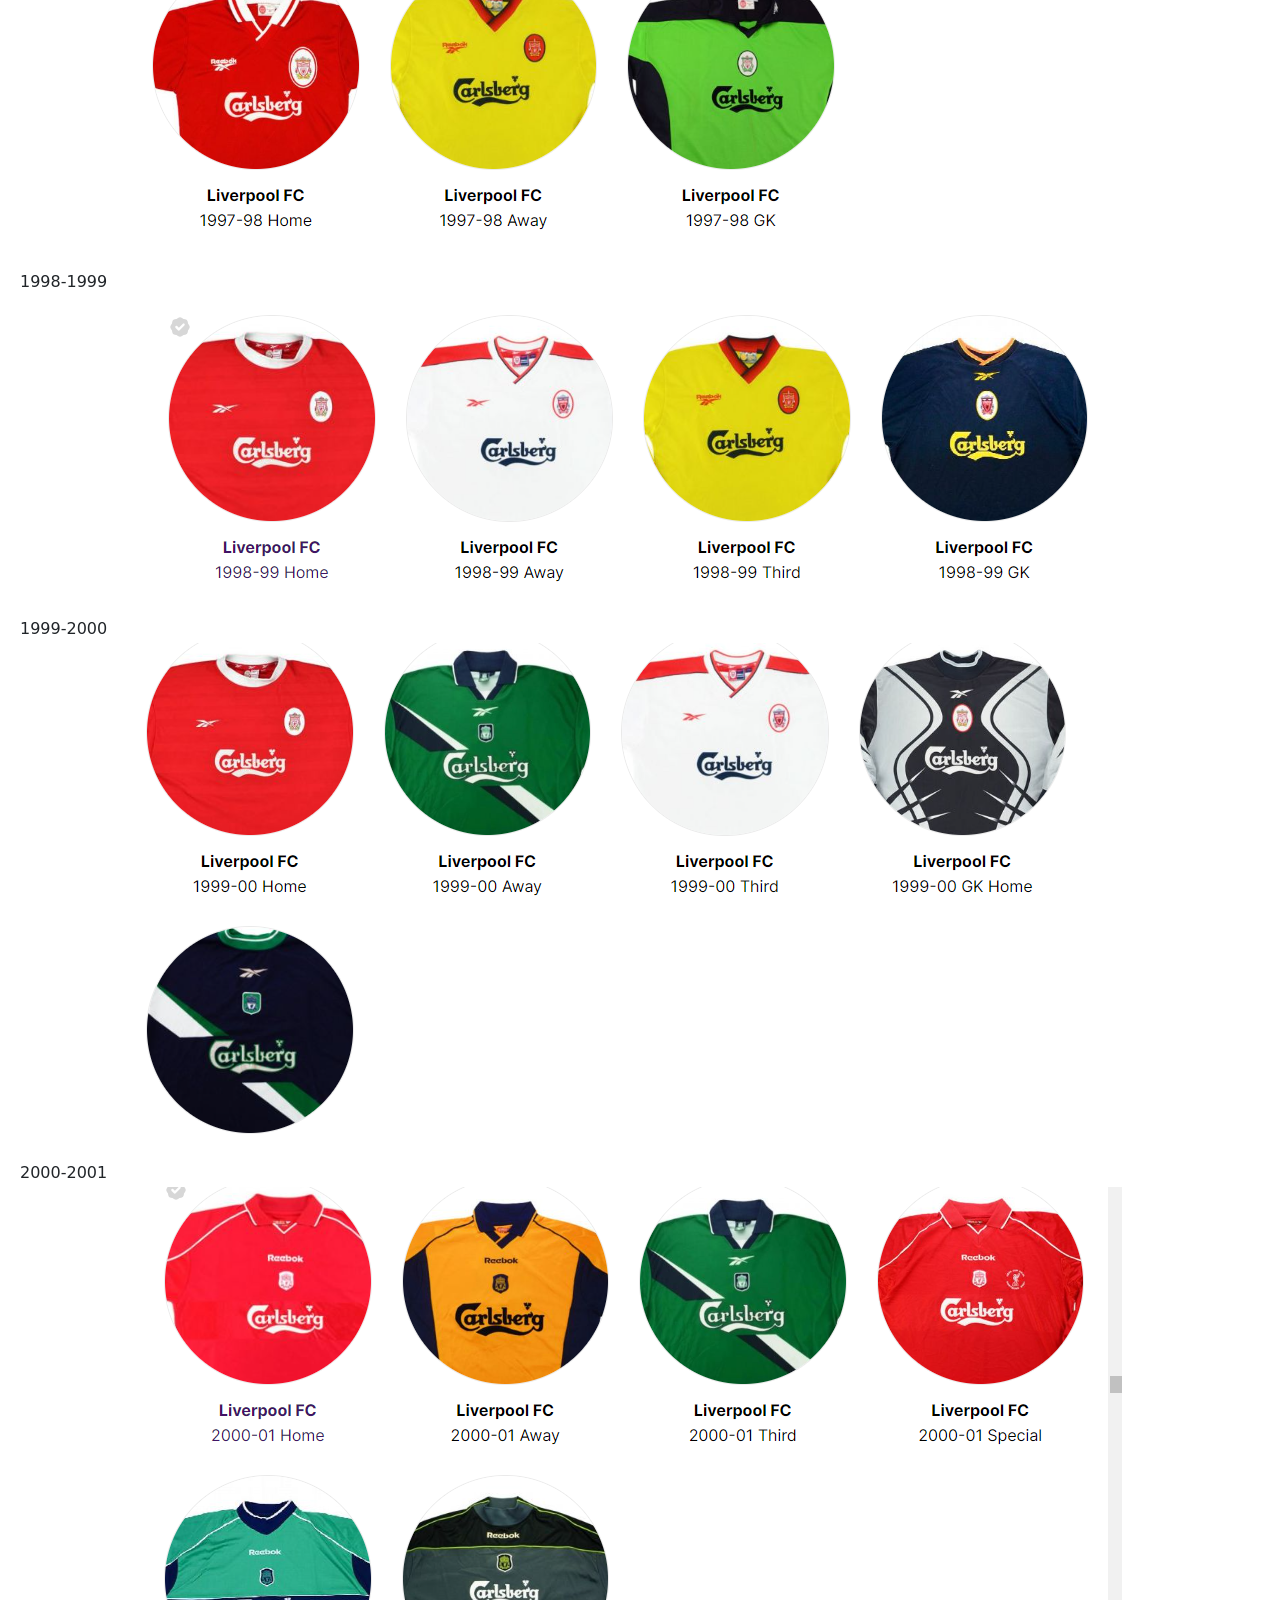
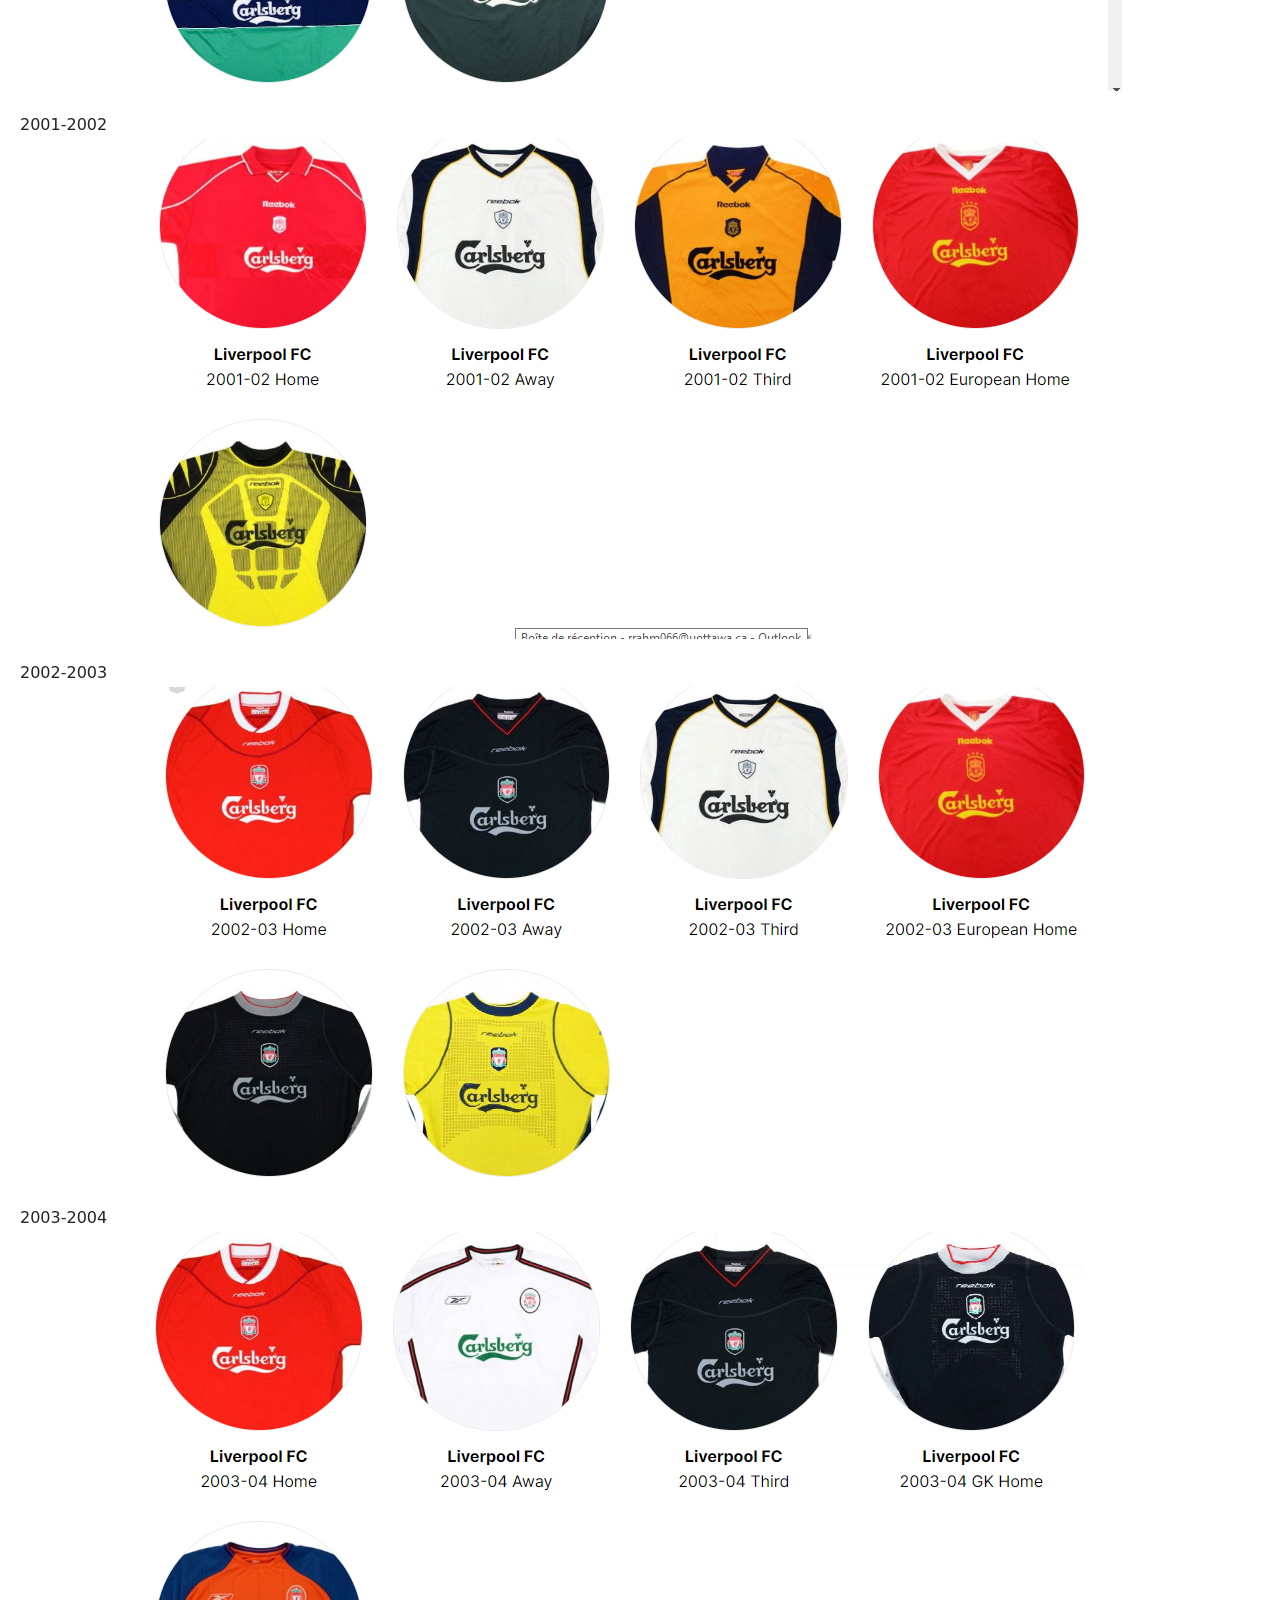
<file: choix_tenue.html>
<html lang="fr">
<head>
    <meta charset="UTF-8">
    <meta http-equiv="X-UA-Compatible" content="IE=edge">
    <meta name="viewport" content="width=device-width, initial-scale=1.0">
    <title>Liverpool: kit legend </title>
    <!-- CSS only -->
    <link href="https://cdn.jsdelivr.net/npm/bootstrap@5.2.0-beta1/dist/css/bootstrap.min.css" rel="stylesheet" integrity="sha384-0evHe/X+R7YkIZDRvuzKMRqM+OrBnVFBL6DOitfPri4tjfHxaWutUpFmBp4vmVor" crossorigin="anonymous">
    <link rel="stylesheet" href="../css/style.css">
    <link rel="stylesheet" href="../css/choix.css">
    <link rel="stylesheet" href="https://cdn.jsdelivr.net/npm/bootstrap-icons@1.3.0/font/bootstrap-icons.css">

</head>
<body>

    <header >
        <div class="container-fluid p-0 m-0">
             <nav class="navbar navbar-expand-lg">
                <div class="container-fluid m-0 ">
                  <a class="navbar-brand" href="../src/acceuil.html">
                    <img src="../img/logo3.png" alt="" width="50" height="40" class="d-inline-block align-text-top">
                    Liverpool - Kit </a>
                  <button class="navbar-toggler" type="button" data-bs-toggle="collapse" data-bs-target="#navbarNav" aria-controls="navbarNav" aria-expanded="false" aria-label="Toggle navigation">
                    <span class="navbar-toggler-icon"></span>
                  </button>
                  <div class="mr-auto" id="navbarNav">
                     
                    <div class="d-flex justify-content-center">
                      <ul class="navbar-nav">
                        <li class="nav-item">
                          <a class="nav-link active" aria-current="page" href="../src/index.html"> Acceuil</a>
                        </li>
                        <li class="nav-item">
                          <a class="nav-link" href="../src/ambassadeur.html"> Nos Ambassadeur  </a>
                        </li>
                        <li class="nav-item">
                          <a class="nav-link" href="../src/avis.html"> Votre Avis </a>
                        </li>
                      </ul>
                    </div>
                    
                  </div>
                </div>
              </nav> 
            </div>
        
      </header>

    <main>
        <div class="progress" style="margin: 13px;">
            <div class="progress-bar progress-bar-striped progress-bar-animated bg-warning" role="progressbar" aria-valuenow="40" aria-valuemin="0" aria-valuemax="100" style="width: 40%">40%</div>
          </div>

        <h1 style="text-align: center ;margin:10px ;"> Cliquer sur uen image pour choisir votre Kit et passer a l'etape suivante ! </h1>

        <!-- Slide Bar -->
        <div class="flex-shrink-0 p-3 bg-white" style="width: 280px;">
            <a href="/" class="d-flex align-items-center pb-3 mb-3 link-dark text-decoration-none border-bottom">
              <svg class="bi pe-none me-2" width="30" height="24"><use xlink:href="#bootstrap"></use></svg>
              <span class="fs-5 fw-semibold">T-shirt categoriser
                par annee :</span>
            </a>
            <ul class="list-unstyled ps-0">
                
              <li class="mb-1">
                <button class="btn btn-toggle d-inline-flex align-items-center rounded border-0 collapsed" data-bs-toggle="collapse" data-bs-target="#home-collapse" aria-expanded="true" aria-controls="flush-collapseOne">
                    1892 - 1949
                    <i class="bi bi-caret-right"></i>
                </button>
                <div class="collapse show" id="home-collapse">
                  <ul class="btn-toggle-nav list-unstyled fw-normal pb-1 small">
                    <li><a href="#lewla" class="link-dark d-inline-flex text-decoration-none rounded">1890</a></li>
                    <li><a href="#tania" class="link-dark d-inline-flex text-decoration-none rounded">1900</a></li>
                    <li><a href="#talta" class="link-dark d-inline-flex text-decoration-none rounded">1930</a></li>
                   
                  </ul>
                </div>
              </li>
              <li class="mb-1">
                <button class="btn btn-toggle d-inline-flex align-items-center rounded border-0 collapsed" data-bs-toggle="collapse" data-bs-target="#dashboard-collapse" aria-expanded="false">
                    1950-1979
                    <i class="bi bi-caret-right"></i>
                </button>
                <div class="collapse" id="dashboard-collapse">
                  <ul class="btn-toggle-nav list-unstyled fw-normal pb-1 small">
                    <li><a href="#4" class="link-dark d-inline-flex text-decoration-none rounded">1950</a></li>
                    <li><a href="#5" class="link-dark d-inline-flex text-decoration-none rounded">1960</a></li>
                    <li><a href="#6" class="link-dark d-inline-flex text-decoration-none rounded">1970</a></li>
                  </ul>
                </div>
              </li>
              <li class="mb-1">
                <button class="btn btn-toggle d-inline-flex align-items-center rounded border-0 collapsed" data-bs-toggle="collapse" data-bs-target="#orders-collapse" aria-expanded="false">
                    1980-2009
                    <i class="bi bi-caret-right"></i>

                </button>
                <div class="collapse" id="orders-collapse">
                  <ul class="btn-toggle-nav list-unstyled fw-normal pb-1 small">
                    <li><a href="#7" class="link-dark d-inline-flex text-decoration-none rounded">1980</a></li>
                    <li><a href="#8" class="link-dark d-inline-flex text-decoration-none rounded">1990</a></li>
                    <li><a href="#9" class="link-dark d-inline-flex text-decoration-none rounded">2000</a></li>
                  </ul>
                </div>
              </li>
              
              <li class="mb-1">
                <button class="btn btn-toggle d-inline-flex align-items-center rounded border-0 collapsed" data-bs-toggle="collapse" data-bs-target="#account-collapse" aria-expanded="false">
                  2010-2022
                  <i class="bi bi-caret-right"></i>
                </button>
                <div class="collapse" id="account-collapse">
                  <ul class="btn-toggle-nav list-unstyled fw-normal pb-1 small">
                    <li><a href="#10" class="link-dark d-inline-flex text-decoration-none rounded">2010</a></li>
                    <li><a href="#11" class="link-dark d-inline-flex text-decoration-none rounded">2020</a></li>
                    
                  </ul>
                </div>
              </li>
            </ul>
          </div>

          <!-- Image des tenues  -->

          <!-- 1892 - 1949  -->
          <section>

            <div id="lewla">
            <a href="../src/validation.html"  class="link-dark d-inline-flex text-decoration-none rounded">
                <h6 style="margin-left: 20px;">1892</h6> <br />
            <img src="../img/kit/1892-1949/1892.PNG" class="img-fluid border-radius p-4" alt="" > </a> <br />
            <a href="../src/validation.html" class="link-dark d-inline-flex text-decoration-none rounded">
                <h6 style="margin-left: 20px;">1896</h6> <br />
            <img src="../img/kit/1892-1949/1896.PNG" class="img-fluid border-radius p-4" alt="" ></a> <br />
        </div>

        <div id="tania">
            <a href="../src/validation.html" class="link-dark d-inline-flex text-decoration-none rounded">
                <h6 style="margin-left: 20px;">1900-1906</h6> <br />
            <img src="../img/kit/1892-1949/1900-1906.PNG" class="img-fluid border-radius p-4" alt="" ></a> <br />
            <a href="../src/validation.html" class="link-dark d-inline-flex text-decoration-none rounded">
                <h6 style="margin-left: 20px;">1902-1904</h6> <br />
            <img src="../img/kit/1892-1949/1902-1904.PNG" class="img-fluid border-radius p-4" alt="" ></a> <br />
            <a href="../src/validation.html" class="link-dark d-inline-flex text-decoration-none rounded">
                <h6 style="margin-left: 20px;">1904-1907</h6> <br />
            <img src="../img/kit/1892-1949/1904-1907.PNG" class="img-fluid border-radius p-4" alt="" ></a> <br />
            <a href="../src/validation.html" class="link-dark d-inline-flex text-decoration-none rounded">
                <h6 style="margin-left: 20px;">1907-1910</h6> <br />
            <img src="../img/kit/1892-1949/1907-1910.PNG" class="img-fluid border-radius p-4" alt="" ></a> <br />
        </div>
        <a href="../src/validation.html" class="link-dark d-inline-flex text-decoration-none rounded">
            <h6 style="margin-left: 20px;">1936-1940</h6> <br />
            <img src="../img/kit/1892-1949/1936-1940.PNG" id= "talta" class="img-fluid border-radius p-4" alt="" >
        </a> <br />
          </section>

          <!-- 1950 - 1979  -->
          <section>

        <div id="4">
            <a href="../src/validation.html" class="link-dark d-inline-flex text-decoration-none rounded">
                <h6 style="margin-left: 20px;">1951-1955</h6> <br />
            <img src="../img/kit/1950-1979/1951-1955.PNG" class="img-fluid border-radius p-4" alt="" ></a> <br />
            <a href="../src/validation.html" class="link-dark d-inline-flex text-decoration-none rounded">
                <h6 style="margin-left: 20px;">1955-1956</h6> <br />
            <img src="../img/kit/1950-1979/1955-1956.PNG" class="img-fluid border-radius p-4" alt="" ></a> <br />
            <a href="../src/validation.html" class="link-dark d-inline-flex text-decoration-none rounded">
                <h6 style="margin-left: 20px;">1956-1962</h6> <br />
            <img src="../img/kit/1950-1979/1956-1962.PNG" class="img-fluid border-radius p-4" alt="" ></a> <br />
        </div>

        <div id="5">
            <a href="../src/validation.html" class="link-dark d-inline-flex text-decoration-none rounded">
                <h6 style="margin-left: 20px;">1962-1968</h6> <br />
            <img src="../img/kit/1950-1979/1962-1968.PNG" class="img-fluid border-radius p-4" alt="" ></a> <br />
            <a href="../src/validation.html" class="link-dark d-inline-flex text-decoration-none rounded">
                <h6 style="margin-left: 20px;">1968-1973</h6> <br />
            <img src="../img/kit/1950-1979/1968-1973.PNG" class="img-fluid border-radius p-4" alt="" ></a> <br />
        </div>

        <div id="6">
            <a href="../src/validation.html" class="link-dark d-inline-flex text-decoration-none rounded">
                <h6 style="margin-left: 20px;">1973-1974</h6> <br />
            <img src="../img/kit/1950-1979/1973-1974.PNG" class="img-fluid border-radius p-4" alt="" ></a> <br />
            <a href="../src/validation.html" class="link-dark d-inline-flex text-decoration-none rounded">
                <h6 style="margin-left: 20px;">1974-1975</h6> <br />
            <img src="../img/kit/1950-1979/1974-1975.PNG" class="img-fluid border-radius p-4" alt="" ></a> <br />
            <a href="../src/validation.html" class="link-dark d-inline-flex text-decoration-none rounded">
                <h6 style="margin-left: 20px;">1974-1976</h6> <br />
            <img src="../img/kit/1950-1979/1974-1976.PNG" class="img-fluid border-radius p-4" alt="" ></a> <br />
            <a href="../src/validation.html" class="link-dark d-inline-flex text-decoration-none rounded">
                <h6 style="margin-left: 20px;">1976-1977</h6> <br />
            <img src="../img/kit/1950-1979/1976-1977.PNG" class="img-fluid border-radius p-4" alt="" ></a> <br />
            <a href="../src/validation.html" class="link-dark d-inline-flex text-decoration-none rounded">
                <h6 style="margin-left: 20px;">1979-1980</h6> <br />
            <img src="../img/kit/1950-1979/1979-1980.PNG" class="img-fluid border-radius p-4" alt="" ></a> <br />
        </div>

          </section>

          <!-- 1980 - 2009  -->
          <section>
        
        <div id="7">
            <a href="../src/validation.html" class="link-dark d-inline-flex text-decoration-none rounded">
                <h6 style="margin-left: 20px;">1980-1981</h6> <br />
            <img src="../img/kit/1980-2009/1980-1981.PNG" class="img-fluid border-radius p-4" alt="" ></a> <br />
            <a href="../src/validation.html" class="link-dark d-inline-flex text-decoration-none rounded">
                <h6 style="margin-left: 20px;">1981-1982</h6> <br />
            <img src="../img/kit/1980-2009/1981-1982.PNG" class="img-fluid border-radius p-4" alt="" ></a> <br />
            <a href="../src/validation.html" class="link-dark d-inline-flex text-decoration-none rounded">
                <h6 style="margin-left: 20px;">1982-1983</h6> <br />
            <img src="../img/kit/1980-2009/1982-1983.PNG" class="img-fluid border-radius p-4" alt="" ></a> <br />
            <a href="../src/validation.html" class="link-dark d-inline-flex text-decoration-none rounded">
                <h6 style="margin-left: 20px;">1983-1984</h6> <br />
            <img src="../img/kit/1980-2009/1983-1984.PNG" class="img-fluid border-radius p-4" alt="" ></a> <br />
            <a href="../src/validation.html" class="link-dark d-inline-flex text-decoration-none rounded">
                <h6 style="margin-left: 20px;">1984-1985</h6> <br />
            <img src="../img/kit/1980-2009/1984-1985.PNG" class="img-fluid border-radius p-4" alt="" ></a> <br />
            <a href="../src/validation.html" class="link-dark d-inline-flex text-decoration-none rounded">
                <h6 style="margin-left: 20px;">1985-1986</h6> <br />
            <img src="../img/kit/1980-2009/1985-1986.PNG" class="img-fluid border-radius p-4" alt="" ></a> <br />
            <a href="../src/validation.html" class="link-dark d-inline-flex text-decoration-none rounded">
                <h6 style="margin-left: 20px;">1986-1987</h6> <br />
            <img src="../img/kit/1980-2009/1986-1987.PNG" class="img-fluid border-radius p-4" alt="" ></a> <br />
            <a href="../src/validation.html" class="link-dark d-inline-flex text-decoration-none rounded">
                <h6 style="margin-left: 20px;">1987-1988</h6> <br />
            <img src="../img/kit/1980-2009/1987-1988.PNG" class="img-fluid border-radius p-4" alt="" ></a> <br />
            <a href="../src/validation.html" class="link-dark d-inline-flex text-decoration-none rounded">
                <h6 style="margin-left: 20px;">1988-1989</h6> <br />
            <img src="../img/kit/1980-2009/1988-1989.PNG" class="img-fluid border-radius p-4" alt="" ></a> <br />
        </div>

        <div id="8">
            <a href="../src/validation.html" class="link-dark d-inline-flex text-decoration-none rounded">
                <h6 style="margin-left: 20px;">1989-1990</h6> <br />
            <img src="../img/kit/1980-2009/1989-1990.PNG" class="img-fluid border-radius p-4" alt="" ></a> <br />
            <a href="../src/validation.html" class="link-dark d-inline-flex text-decoration-none rounded">
                <h6 style="margin-left: 20px;">1990-1991</h6> <br />
            <img src="../img/kit/1980-2009/1990-1991.PNG" class="img-fluid border-radius p-4" alt="" ></a> <br />
            <a href="../src/validation.html" class="link-dark d-inline-flex text-decoration-none rounded">
                <h6 style="margin-left: 20px;">1991-1992</h6> <br />
            <img src="../img/kit/1980-2009/1991-1992.PNG" class="img-fluid border-radius p-4" alt="" ></a> <br />
            <a href="../src/validation.html" class="link-dark d-inline-flex text-decoration-none rounded">
                <h6 style="margin-left: 20px;">1992-1993</h6> <br />
            <img src="../img/kit/1980-2009/1992-1993.PNG" class="img-fluid border-radius p-4" alt="" ></a> <br />
            <a href="../src/validation.html" class="link-dark d-inline-flex text-decoration-none rounded">
                <h6 style="margin-left: 20px;">1993-1994</h6> <br />
            <img src="../img/kit/1980-2009/1993-1994.PNG" class="img-fluid border-radius p-4" alt="" ></a> <br />
            <a href="../src/validation.html" class="link-dark d-inline-flex text-decoration-none rounded">
                <h6 style="margin-left: 20px;">1994-1995</h6> <br />
            <img src="../img/kit/1980-2009/1994-1995.PNG" class="img-fluid border-radius p-4" alt="" ></a> <br />
            <a href="../src/validation.html" class="link-dark d-inline-flex text-decoration-none rounded">
                <h6 style="margin-left: 20px;">1995-1996</h6> <br />
            <img src="../img/kit/1980-2009/1995-1996.PNG" class="img-fluid border-radius p-4" alt="" ></a> <br />
            <a href="../src/validation.html" class="link-dark d-inline-flex text-decoration-none rounded">
                <h6 style="margin-left: 20px;">1996-1997</h6> <br />
            <img src="../img/kit/1980-2009/1996-1997.PNG" class="img-fluid border-radius p-4" alt="" ></a> <br />
            <a href="../src/validation.html" class="link-dark d-inline-flex text-decoration-none rounded">
                <h6 style="margin-left: 20px;">1997-1998</h6> <br />
            <img src="../img/kit/1980-2009/1997-1998.PNG" class="img-fluid border-radius p-4" alt="" ></a> <br />
            <a href="../src/validation.html" class="link-dark d-inline-flex text-decoration-none rounded">
                <h6 style="margin-left: 20px;">1998-1999</h6> <br />
            <img src="../img/kit/1980-2009/1998-1999.PNG" class="img-fluid border-radius p-4" alt="" ></a> <br />
        </div>

        <div id="9">
            <a href="../src/validation.html" class="link-dark d-inline-flex text-decoration-none rounded">
                <h6 style="margin-left: 20px;">1999-2000</h6> <br />
            <img src="../img/kit/1980-2009/1999-2000.PNG" class="img-fluid border-radius p-4" alt="" ></a> <br />
            <a href="../src/validation.html" class="link-dark d-inline-flex text-decoration-none rounded">
                <h6 style="margin-left: 20px;">2000-2001</h6> <br />
            <img src="../img/kit/1980-2009/2000-2001.PNG" class="img-fluid border-radius p-4" alt="" ></a> <br />
            <a href="../src/validation.html" class="link-dark d-inline-flex text-decoration-none rounded">
                <h6 style="margin-left: 20px;">2001-2002</h6> <br />
            <img src="../img/kit/1980-2009/2001-2002.PNG" class="img-fluid border-radius p-4" alt="" ></a> <br />
            <a href="../src/validation.html" class="link-dark d-inline-flex text-decoration-none rounded">
                <h6 style="margin-left: 20px;">2002-2003</h6> <br />
            <img src="../img/kit/1980-2009/2002-2003.PNG" class="img-fluid border-radius p-4" alt="" ></a> <br />
            <a href="../src/validation.html" class="link-dark d-inline-flex text-decoration-none rounded">
                <h6 style="margin-left: 20px;">2003-2004</h6> <br />
            <img src="../img/kit/1980-2009/2003-2004.PNG" class="img-fluid border-radius p-4" alt="" ></a> <br />
            <a href="../src/validation.html" class="link-dark d-inline-flex text-decoration-none rounded">
                <h6 style="margin-left: 20px;">2004-2005</h6> <br />
            <img src="../img/kit/1980-2009/2004-2005.PNG" class="img-fluid border-radius p-4" alt="" ></a> <br />
            <a href="../src/validation.html" class="link-dark d-inline-flex text-decoration-none rounded">
                <h6 style="margin-left: 20px;">2005-2006</h6> <br />
            <img src="../img/kit/1980-2009/2005-2006.PNG" class="img-fluid border-radius p-4" alt="" ></a> <br />
            <a href="../src/validation.html" class="link-dark d-inline-flex text-decoration-none rounded">
                <h6 style="margin-left: 20px;">2006-2007</h6> <br />
            <img src="../img/kit/1980-2009/2006-2007.PNG" class="img-fluid border-radius p-4" alt="" ></a> <br />
            <a href="../src/validation.html" class="link-dark d-inline-flex text-decoration-none rounded">
                <h6 style="margin-left: 20px;">2007-2008</h6> <br />
            <img src="../img/kit/1980-2009/2007-2008.PNG" class="img-fluid border-radius p-4" alt="" ></a> <br />
            <a href="../src/validation.html" class="link-dark d-inline-flex text-decoration-none rounded">
                <h6 style="margin-left: 20px;">2008-2009</h6> <br />
            <img src="../img/kit/1980-2009/2008-2009.PNG" class="img-fluid border-radius p-4" alt="" ></a> <br />
            <a href="../src/validation.html" class="link-dark d-inline-flex text-decoration-none rounded">
                <h6 style="margin-left: 20px;">2009-2010</h6> <br />
            <img src="../img/kit/1980-2009/2009-2010.PNG" class="img-fluid border-radius p-4" alt="" ></a> <br />


        </div>  
          </section>

          <!-- 2010 - 2023  -->
          <section>

        <div id="10">
            <a href="../src/validation.html" class="link-dark d-inline-flex text-decoration-none rounded">
                <h6 style="margin-left: 20px;">2010-2023</h6> <br />
            <img src="../img/kit/2010-2023/2010-2011.PNG" class="img-fluid border-radius p-4" alt="" ></a> <br />
            <a href="../src/validation.html" class="link-dark d-inline-flex text-decoration-none rounded">
                <h6 style="margin-left: 20px;">2011-2012</h6> <br />
            <img src="../img/kit/2010-2023/2011-2012.PNG" class="img-fluid border-radius p-4" alt="" ></a> <br />
            <a href="../src/validation.html" class="link-dark d-inline-flex text-decoration-none rounded">
                <h6 style="margin-left: 20px;">2012-2013</h6> <br />
            <img src="../img/kit/2010-2023/2012-2013.PNG" class="img-fluid border-radius p-4" alt="" ></a> <br />
            <a href="../src/validation.html" class="link-dark d-inline-flex text-decoration-none rounded">
                <h6 style="margin-left: 20px;">2013-2014</h6> <br />
            <img src="../img/kit/2010-2023/2013-2014.PNG" class="img-fluid border-radius p-4" alt="" ></a> <br />
            <a href="../src/validation.html" class="link-dark d-inline-flex text-decoration-none rounded">
                <h6 style="margin-left: 20px;">2014-2015</h6> <br />
            <img src="../img/kit/2010-2023/2014-2015.PNG" class="img-fluid border-radius p-4" alt="" ></a> <br />
            <a href="../src/validation.html" class="link-dark d-inline-flex text-decoration-none rounded">
                <h6 style="margin-left: 20px;">2015-2016</h6> <br />
            <img src="../img/kit/2010-2023/2015-2016.PNG" class="img-fluid border-radius p-4" alt="" ></a> <br />
            <a href="../src/validation.html" class="link-dark d-inline-flex text-decoration-none rounded">
                <h6 style="margin-left: 20px;">2016-2017</h6> <br />
            <img src="../img/kit/2010-2023/2016-2017.PNG" class="img-fluid border-radius p-4" alt="" ></a> <br />
            <a href="../src/validation.html" class="link-dark d-inline-flex text-decoration-none rounded">
                <h6 style="margin-left: 20px;">2017-2018</h6> <br />
            <img src="../img/kit/2010-2023/2017-2018.PNG" class="img-fluid border-radius p-4" alt="" ></a> <br />
            <a href="../src/validation.html" class="link-dark d-inline-flex text-decoration-none rounded">
                <h6 style="margin-left: 20px;">2018-2019</h6> <br />
            <img src="../img/kit/2010-2023/2018-2019.PNG" class="img-fluid border-radius p-4" alt="" ></a> <br />
            <a href="../src/validation.html" class="link-dark d-inline-flex text-decoration-none rounded">
                <h6 style="margin-left: 20px;">2019-2020</h6> <br />
            <img src="../img/kit/2010-2023/2019-2020.PNG" class="img-fluid border-radius p-4" alt="" ></a> <br />

        </div>

        <div id="11">
            <a href="../src/validation.html" class="link-dark d-inline-flex text-decoration-none rounded">
                <h6 style="margin-left: 20px;">2020-2021</h6> <br />
            <img src="../img/kit/2010-2023/2020-2021.PNG" class="img-fluid border-radius p-4" alt="" ></a> <br />
            <a href="../src/validation.html" class="link-dark d-inline-flex text-decoration-none rounded">
                <h6 style="margin-left: 20px;">2021-2022</h6> <br />
            <img src="../img/kit/2010-2023/2021-2022.PNG" class="img-fluid border-radius p-4" alt="" ></a> <br />
            <a href="../src/validation.html" class="link-dark d-inline-flex text-decoration-none rounded">
                <h6 style="margin-left: 20px;">2022-2023</h6> <br />
            <img src="../img/kit/2010-2023/2022-2023.PNG" class="img-fluid border-radius p-4" alt="" ></a> <br />
        </div>
           
            
          </section>

    </main>

    <footer>
        <div class="container-fluid p-0">
            <div class="row text-left">
                <div class="col-md-5">
                    <h4>Info:</h4>
                    <p class="text-muted">37 Henderson Avenue, Ottawa, ON, K1N 7P2 <br>
                        343-458-9012 <br>
                        Reda@gmail.com</p>
                </div>
                <div class="col-md-5">
                    <h4 >Heures: </h4>
                    <p class="text-muted">
                        Heures d'ouverture: <br>
                        Lundi au Vendredi: 9:00 AM to 8:00 PM <br>
                        Samedi: 10:00 AM to 6:00 PM
                    </p>
                </div>
                <div class="col-md-2">
                    <h4>Abonnez-vous!</h4>
                    <div class="column">
                        <i class="bi bi-facebook"></i>
                        <a class="face" aria-current="page" href="https://www.facebook.com"> Facebook </a>
                        <i class="bi bi-instagram"></i>
                        <a class="face" aria-current="page" href="https://www.instagram.com"> Instagram </a>
                        <i class="bi bi-youtube"></i>
                        <a class="face" aria-current="page" href="https://www.youtube.com"> Youtube </a>
                    </div>
                
                </div>
            </div>
        </div>
    </footer>


   
  <script src="https://cdn.jsdelivr.net/npm/bootstrap@5.2.0-beta1/dist/js/bootstrap.min.js" integrity="sha384-kjU+l4N0Yf4ZOJErLsIcvOU2qSb74wXpOhqTvwVx3OElZRweTnQ6d31fXEoRD1Jy" crossorigin="anonymous"></script>
   
</body>
</html>
</file>
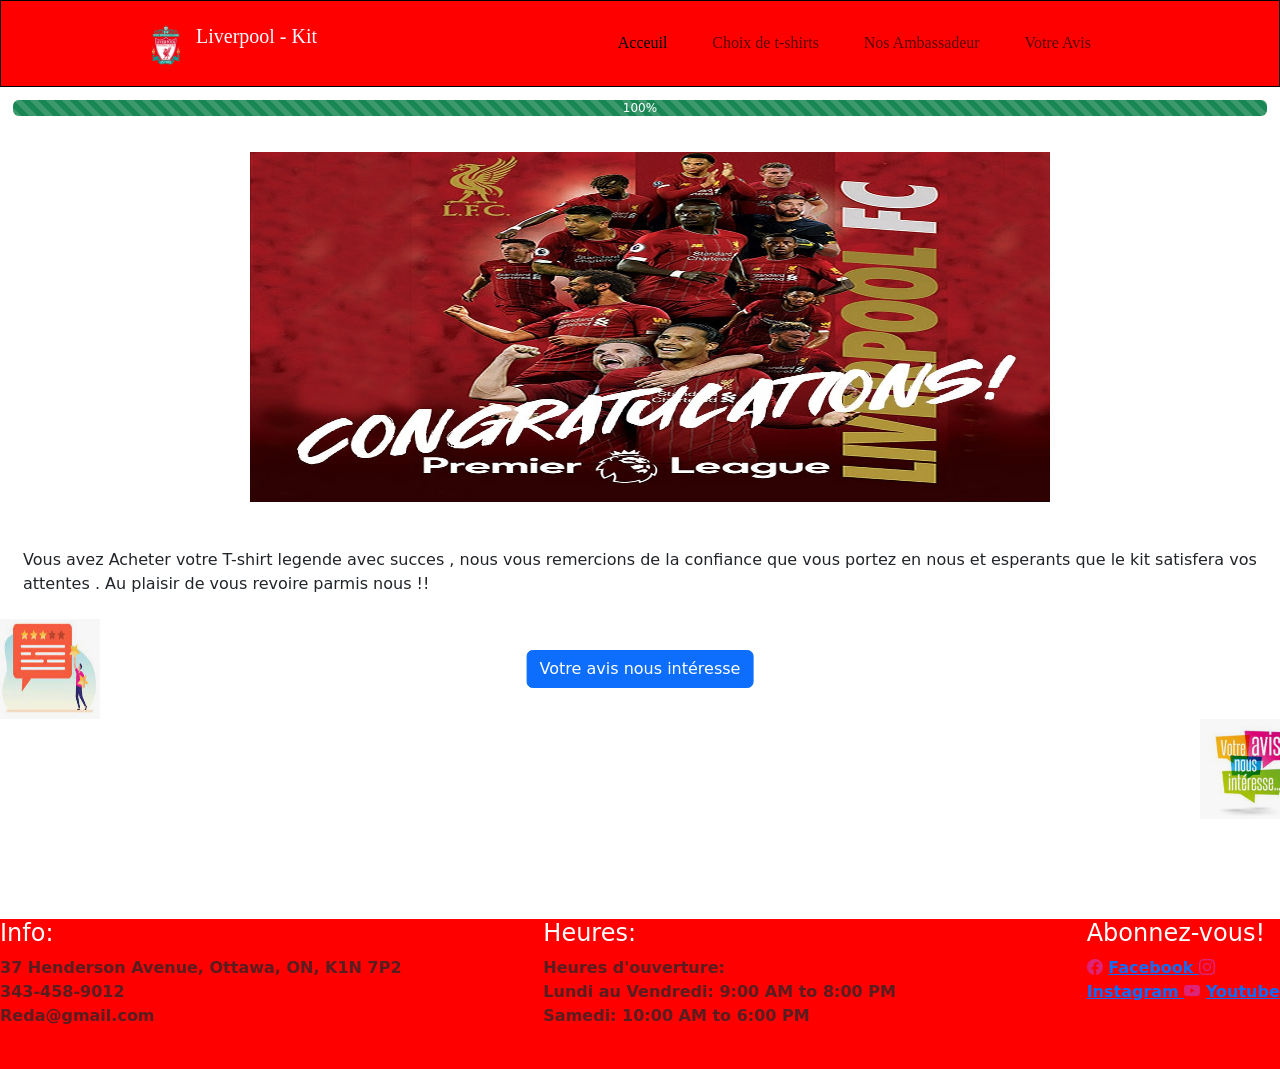
<file: confirmation.html>
<html lang="fr">
<head>
    <meta charset="UTF-8">
    <meta http-equiv="X-UA-Compatible" content="IE=edge">
    <meta name="viewport" content="width=device-width, initial-scale=1.0">
    <title>Liverpool: kit legend </title>
    <!-- CSS only -->
    <link href="https://cdn.jsdelivr.net/npm/bootstrap@5.2.0-beta1/dist/css/bootstrap.min.css" rel="stylesheet" integrity="sha384-0evHe/X+R7YkIZDRvuzKMRqM+OrBnVFBL6DOitfPri4tjfHxaWutUpFmBp4vmVor" crossorigin="anonymous">
    <link rel="stylesheet" href="../css/style.css">
    <link rel="stylesheet" href="../css/confirm.css">
    <link rel="stylesheet" href="https://cdn.jsdelivr.net/npm/bootstrap-icons@1.3.0/font/bootstrap-icons.css">

</head>
<body>

    <header >
        <div class="container-fluid p-0 m-0">
             <nav class="navbar navbar-expand-lg">
                <div class="container-fluid m-0 ">
                  <a class="navbar-brand" href="../src/acceuil.html">
                    <img src="../img/logo3.png" alt="" width="50" height="40" class="d-inline-block align-text-top">
                    Liverpool - Kit </a>
                  <button class="navbar-toggler" type="button" data-bs-toggle="collapse" data-bs-target="#navbarNav" aria-controls="navbarNav" aria-expanded="false" aria-label="Toggle navigation">
                    <span class="navbar-toggler-icon"></span>
                  </button>
                  <div class="mr-auto" id="navbarNav">
                     
                    <div class="d-flex justify-content-center">
                      <ul class="navbar-nav">
                        <li class="nav-item">
                          <a class="nav-link active" aria-current="page" href="../src/index.html"> Acceuil</a>
                        </li>
                        <li class="nav-item">
                          <a class="nav-link" href="../src/choix_tenue.html"> Choix de t-shirts </a>
                        </li>
                        <li class="nav-item">
                            <a class="nav-link" href="../src/ambassadeur.html"> Nos Ambassadeur  </a>
                          </li>
                        <li class="nav-item">
                          <a class="nav-link" href="../src/avis.html"> Votre Avis </a>
                        </li>
                      </ul>
                    </div>
                    
                  </div>
                </div>
              </nav> 
            </div>
        
      </header>

    <main>
        <div class="progress" style="margin: 13px;">
            <div class="progress-bar progress-bar-striped progress-bar-animated bg-success" role="progressbar" aria-valuenow="100" aria-valuemin="0" aria-valuemax="100" style="width: 100%">100%</div>
          </div>

        <img src="../img/congrats.jpg" alt="" style="height: 350;width: 800; margin: 23px;margin-left: 250px;">

        <p style="margin: 23px;">
            Vous avez Acheter votre T-shirt legende avec succes , nous vous remercions 
            de la confiance que vous portez en nous et esperants que le kit satisfera vos attentes . 
            Au plaisir de vous revoire parmis nous !!
        </p>
        
        

        <div class="position-relative">
            <img src="../img/avis.PNG" style="height: 100;width: 100;" alt="">

            <div class="position-absolute top-50 start-50 translate-middle">
                <a href="../src/avis.html">
                    <button class="btn btn-primary" type="button">Votre avis nous intéresse</button>
                    </a>
            </div>

        </div>
        <img src="../img/avis2.jpg" alt="" style="height: 100;width: 100;margin-left: 1200px; ">

       

    </main>

    <footer>
        <div class="container-fluid p-0">
            <div class="row text-left">
                <div class="col-md-5">
                    <h4>Info:</h4>
                    <p class="text-muted">37 Henderson Avenue, Ottawa, ON, K1N 7P2 <br>
                        343-458-9012 <br>
                        Reda@gmail.com</p>
                </div>
                <div class="col-md-5">
                    <h4 >Heures: </h4>
                    <p class="text-muted">
                        Heures d'ouverture: <br>
                        Lundi au Vendredi: 9:00 AM to 8:00 PM <br>
                        Samedi: 10:00 AM to 6:00 PM
                    </p>
                </div>
                <div class="col-md-2">
                    <h4>Abonnez-vous!</h4>
                    <div class="column">
                        <i class="bi bi-facebook"></i>
                        <a class="face" aria-current="page" href="https://www.facebook.com"> Facebook </a>
                        <i class="bi bi-instagram"></i>
                        <a class="face" aria-current="page" href="https://www.instagram.com"> Instagram </a>
                        <i class="bi bi-youtube"></i>
                        <a class="face" aria-current="page" href="https://www.youtube.com"> Youtube </a>
                    </div>
                
                </div>
            </div>
        </div>
    </footer>


   
  <script src="https://cdn.jsdelivr.net/npm/bootstrap@5.2.0-beta1/dist/js/bootstrap.min.js" integrity="sha384-kjU+l4N0Yf4ZOJErLsIcvOU2qSb74wXpOhqTvwVx3OElZRweTnQ6d31fXEoRD1Jy" crossorigin="anonymous"></script>
   
</body>
</html>
</file>
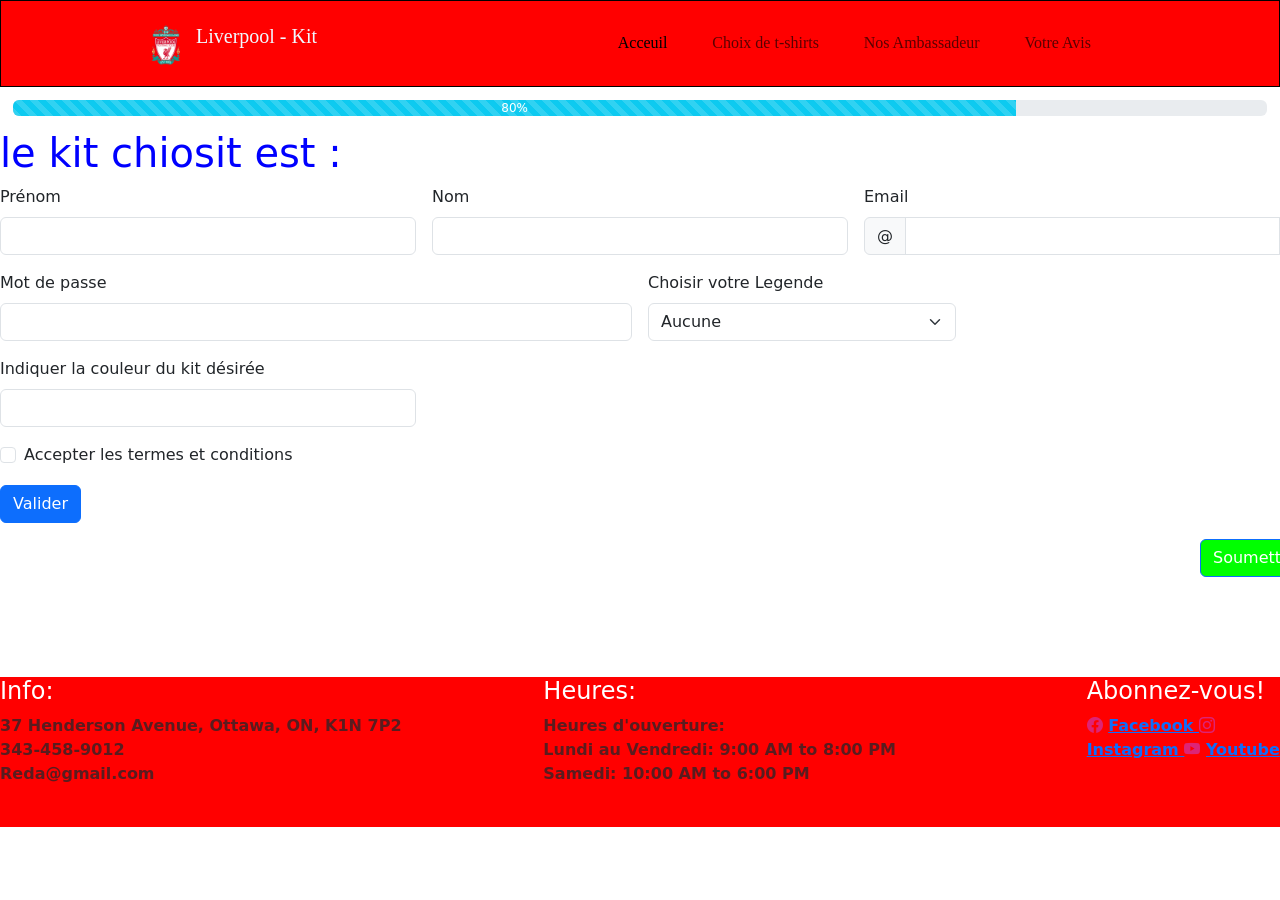
<file: validation.html>
<html lang="fr">
<head>
    <meta charset="UTF-8">
    <meta http-equiv="X-UA-Compatible" content="IE=edge">
    <meta name="viewport" content="width=device-width, initial-scale=1.0">
    <title>Liverpool: kit legend </title>
    <!-- CSS only -->
    <link href="https://cdn.jsdelivr.net/npm/bootstrap@5.2.0-beta1/dist/css/bootstrap.min.css" rel="stylesheet" integrity="sha384-0evHe/X+R7YkIZDRvuzKMRqM+OrBnVFBL6DOitfPri4tjfHxaWutUpFmBp4vmVor" crossorigin="anonymous">
    <link rel="stylesheet" href="../css/style.css">
    <link rel="stylesheet" href="https://cdn.jsdelivr.net/npm/bootstrap-icons@1.3.0/font/bootstrap-icons.css">

</head>
<body>

    <header >
        <div class="container-fluid p-0 m-0">
             <nav class="navbar navbar-expand-lg">
                <div class="container-fluid m-0 ">
                  <a class="navbar-brand" href="../src/acceuil.html">
                    <img src="../img/logo3.png" alt="" width="50" height="40" class="d-inline-block align-text-top">
                    Liverpool - Kit </a>
                  <button class="navbar-toggler" type="button" data-bs-toggle="collapse" data-bs-target="#navbarNav" aria-controls="navbarNav" aria-expanded="false" aria-label="Toggle navigation">
                    <span class="navbar-toggler-icon"></span>
                  </button>
                  <div class="mr-auto" id="navbarNav">
                     
                    <div class="d-flex justify-content-center">
                      <ul class="navbar-nav">
                        <li class="nav-item">
                          <a class="nav-link active" aria-current="page" href="../src/index.html"> Acceuil</a>
                        </li>
                        <li class="nav-item">
                          <a class="nav-link" href="../src/choix_tenue.html"> Choix de t-shirts </a>
                        </li>
                        <li class="nav-item">
                            <a class="nav-link" href="../src/ambassadeur.html"> Nos Ambassadeur  </a>
                          </li>
                        <li class="nav-item">
                          <a class="nav-link" href="../src/avis.html"> Votre Avis </a>
                        </li>
                      </ul>
                    </div>
                    
                  </div>
                </div>
              </nav> 
            </div>
        
      </header>

    <main>
        <div class="progress" style="margin: 13px;">
            <div class="progress-bar progress-bar-striped progress-bar-animated bg-info" role="progressbar" aria-valuenow="80" aria-valuemin="0" aria-valuemax="100" style="width: 80%">80%</div>
          </div>

        <div class="reservation ">
            <h1 style="color: blue;">le kit chiosit est : </h1>
        </div>      

        <form class="row g-3 needs-validation" novalidate>
            <div class="col-md-4">
              <label for="validationCustom01" class="form-label">Prénom</label>
              <input type="text" class="form-control" id="validationCustom01"  required>
              <div class="valid-feedback">
                Parfait!
              </div>
              <div class="invalid-feedback">
                Veuillez entrer votre prénom.
              </div>
            </div>
            <div class="col-md-4">
              <label for="validationCustom02" class="form-label">Nom</label>
              <input type="text" class="form-control" id="validationCustom02"  required>
              <div class="valid-feedback">
                Parfait !
              </div>
              <div class="invalid-feedback">
                Veuillez entrer votre nom.
              </div>
            </div>
            <div class="col-md-4">
              <label for="validationCustomUsername" class="form-label">Email</label>
              <div class="input-group has-validation">
                <span class="input-group-text" id="inputGroupPrepend">@</span>
                <input type="email" class="form-control" id="validationCustomUsername" aria-describedby="inputGroupPrepend" required>
                <div class="invalid-feedback">
                  Veuillez entrer un email.
                </div>
                <div class="valid-feedback">
                    Parfait !
                  </div>
              </div>
            </div>
            <div class="col-md-6">
              <label for="validationCustom03" class="form-label">Mot de passe </label>
              <input type="password" class="form-control" id="validationCustom03" required>
              <div class="invalid-feedback">
                Veuillez entrer votre mot de passe .
              </div>
              <div class="valid-feedback">
                Parfait !
              </div>
            </div>
            <div class="col-md-3">
              <label for="validationCustom04" class="form-label">Choisir votre Legende</label>
              <select class="form-select" id="validationCustom04" required>
                <option selected disabled value="">Aucune</option>
                <option value="1">Steven Gerrard</option>
                <option value="2">« Kenny » Mathieson Dalglish</option>
                <option value="3">Ian Rush </option>
                <option value="3">Jamie Carragher</option>
              </select>
              <div class="invalid-feedback">
                Veuillez selectionner une legende.
              </div>
              <div class="valid-feedback">
                Parfait !
              </div>
            </div>
            <div class="col-md-4">
                <label for="validationCustom02" class="form-label">Indiquer la couleur du kit désirée </label>
                <input type="text" class="form-control" id="validationCustom02"  required>
                <div class="valid-feedback">
                  Parfait !
                </div>
                <div class="invalid-feedback">
                  Veuillez entrer votre nom.
                </div>
              </div>

            <div class="col-12">
              <div class="form-check">
                <input class="form-check-input" type="checkbox" value="" id="invalidCheck" required>
                <label class="form-check-label" for="invalidCheck">
                  Accepter les termes et conditions
                </label>
                <div class="invalid-feedback">
                    Vous devez accepter les termes et conditions avant de soumettre.
                </div>
              </div>
            </div>

            
            <div class="col-12">
                <a href="../src/confirmation.html">
              <button class="btn btn-primary" type="submit">Valider</button>
            </a>
            </div>

            <div class="col-12" style="margin-left:1200 ;">
                <a href="../src/confirmation.html">
              <button class="btn btn-primary" type="button" style="background-color:lime;">Soumettre</button>
            </a>
            </div>
            
          </form>
        

    </main>

    <footer>
        <div class="container-fluid p-0">
            <div class="row text-left">
                <div class="col-md-5">
                    <h4>Info:</h4>
                    <p class="text-muted">37 Henderson Avenue, Ottawa, ON, K1N 7P2 <br>
                        343-458-9012 <br>
                        Reda@gmail.com</p>
                </div>
                <div class="col-md-5">
                    <h4 >Heures: </h4>
                    <p class="text-muted">
                        Heures d'ouverture: <br>
                        Lundi au Vendredi: 9:00 AM to 8:00 PM <br>
                        Samedi: 10:00 AM to 6:00 PM
                    </p>
                </div>
                <div class="col-md-2">
                    <h4>Abonnez-vous!</h4>
                    <div class="column">
                        <i class="bi bi-facebook"></i>
                        <a class="face" aria-current="page" href="https://www.facebook.com"> Facebook </a>
                        <i class="bi bi-instagram"></i>
                        <a class="face" aria-current="page" href="https://www.instagram.com"> Instagram </a>
                        <i class="bi bi-youtube"></i>
                        <a class="face" aria-current="page" href="https://www.youtube.com"> Youtube </a>
                    </div>
                
                </div>
            </div>
        </div>
    </footer>


   
  <script src="https://cdn.jsdelivr.net/npm/bootstrap@5.2.0-beta1/dist/js/bootstrap.min.js" integrity="sha384-kjU+l4N0Yf4ZOJErLsIcvOU2qSb74wXpOhqTvwVx3OElZRweTnQ6d31fXEoRD1Jy" crossorigin="anonymous"></script>
  <script> (() => {
    'use strict'
  
    // Fetch all the forms we want to apply custom Bootstrap validation styles to
    const forms = document.querySelectorAll('.needs-validation')
  
    // Loop over them and prevent submission
    Array.from(forms).forEach(form => {
      form.addEventListener('submit', event => {
        if (!form.checkValidity()) {
          event.preventDefault()
          event.stopPropagation()
        }
  
        form.classList.add('was-validated')
      }, false)
    })
  })()</script>
   
</body>
</html>
</file>
<file: css/style.css>
* {
    box-sizing: border-box;
  }
  
  /********** header  **************/
  
  header,
  section {
    overflow-x: hidden;
  }
  
  header {
      background: #FF0000	;
      
      border: 1px solid black;
      top:0;
      
  }
  
  
  :root {
    --Sniglet-font: "Sniglet", cursive;
    --Rubik: "Rubik", cursive;
    --Patua: "Patua One", cursive;
    --Lobster: "lobster", cursive;
    --light-black: #2e2c2caf;
    --bggradient: linear-gradient(to bottom, #dd2476, #ff512f);
    --light-gray: rgba(255, 255, 255, 0.877);
  }
  
  header a {
    font-family: var(--Sniglet-font);
    font-size: 0.9em;
    color: whitesmoke;
  }
  
  
    header .nav-item:last-child {
      padding-right: 10.5em;
    }
    
    header .nav-item {
      padding: 0.9em;
    }
    
    header .navbar-brand {
      padding-left: 8rem;
      color: aliceblue;
    }
    
    header .nav-link:hover {
      color: black;
      
    }
    
  
  /********** main  **************/
  
  
  
  main.row .col-md-7 {
      padding: 22vmin 1vmin;
      padding-bottom: 35vmin;
    }
  
  main .container .col-md-7 {
      font-family: "Rubik", sans-serif;
    }
    
  main .container .col-md-7 h6 {
      padding: 1vmin;
      letter-spacing: 4px;
    }
    
  main .container .col-md-7 h1 {
      font-size: 8.5vmin;
      font-weight: bold;
      padding: 0.1em 0em;
    }
    
  main .container .col-md-7 p {
      padding: 1vmin 5vmin;
    }
  
    /********** section 1 **************/
  
  .section-1 {
      padding: 20vmin 0vmin;
    }
    
  .section-1 .row .col-md-6 .pray img {
      opacity: 0.8;
      width: 80%;
      border-radius: 0.2em;
    }
    
  .section-1 .row .col-md-6:last-child {
      position: relative;
    }
    
  .section-1 .row .col-md-6 .panel {
      position: absolute;
      top: 7vmin;
      left: -18vmin;
      background: white;
      border-radius: 3px;
      text-align: left;
      padding: 5vmin 5vmin 10 vmin 5vmin;
      box-shadow: 0px 25px 42px rgba(0, 0, 0, 0.2);
      font-family: var(--Rubik);
      z-index: 1;
    }
    
  .section-1 .row .col-md-6 .panel h1 {
      font-weight: bold;
      padding: 0.4em 0;
      font-size: 2em;
    }
    
  .section-1 .row .col-md-6 .panel p {
      font-size: 0.9em;
      color: rgba(0, 0, 0, 0.5);
    }
  
  /********** section 2   **************/
  .container-fluid{
      margin-top:100px 
  }
  .cover {
      width: 100%;
      height: 55vmin;
      background: url("../assets/pexels-photo-452738.jpeg");
      background-position: -24rem -19rem;
      background-size: 150%;
      position: relative;
    }
    
  .cover .overlay {
      position: absolute;
      top: 0;
      left: 0;
      width: 100%;
      height: 100%;
      z-index: 999;
    }
    
  .cover .content {
      width: 100%;
      height: 100%;
      background: rgba(0, 0, 0, 0.7);
      padding-top: 19vmin;
    }
    
  .cover .content > h1 {
      font-family: var(--Patua);
      font-size: 6vmin;
      color: whitesmoke;
    }
    
  .cover .content > p {
      font-family: var(--Rubik);
      font-size: 2vmin;
      color: #e5e5e5;
    }
    
  .numbers .rect {
      position: relative;
      z-index: 1;
      background: white;
      width: 17rem;
      height: 12rem;
      padding-top: 3.5vmin;
      margin: 1rem;
      border-radius: 0.5em;
      box-shadow: 1px 2px 50px 0px rgba(255, 0, 0, 0.349);
    }
    
  .numbers {
      margin-top: -15vmin;
    }
    
  .numbers .rect h1 {
      font-size: 5rem;
      color: tomato;
    }
    
  .numbers .rect > p {
      font-family: var(--Patua);
    }
    
  .purchase > h1 {
      padding-top: 15vmin;
      padding-bottom: 0.1em;
      font-family: var(--Lobster);
    }
    
  .purchase > p {
      color: var(--light-black);
      font-size: 3vmin;
      padding-bottom: 10vmin;
    }
    
  .purchase .cards .card {
      width: 22rem;
      margin: 3vmin 3vmin;
    }
    
  .cards div {
      padding: 0;
      margin: 10px;
  
    }
    
  .cards .title {
      background: rgba(208, 241, 241, 0.199);
      padding: 1.4em 2.5em;
      font-size: 2vmin;
    }
    
  .card .card-text {
      padding: 2.5rem 3rem;
      color: var(--light-black);
    }
    
  .card-body .pricing {
      background: rgba(208, 241, 241, 0.199);
      border-top-right-radius: 170px;
      border-top-left-radius: 170px;
    }
    
  .card-body .pricing > h1 {
      font-size: 10vmin;
      padding: 1em 0.5em;
    }
  
  /********** footer   **************/
  footer {
     /* background: rgba(0, 0, 0, 0.815);
      overflow-x: hidden;
      padding: 14vmin 18vmin;
      height: 150px;*/
      
      clear: both;
      height: 150px;
      font-weight: bold ;
      background-color: #FF0000	 ;
      
  
  
    }
  
  
    
  footer.p {
      color: #ff512f;
    }
    
  footer input {
      border: none !important;
    }
    
  footer input::placeholder {
      color: white !important;
    }
    
  footer .input-group .input-group-text {
      background: var(--bggradient);
      border: none;
    }
    
  footer .column i {
      color: #dd2476;
      text-decoration:none;
    }
  
  footer .col-md-5 {
      color: white;
    }
  
  footer .col-md-2 {
      color: white;
      text-decoration: none;
    }
  
    
    /* It is Adjacent sibling combinator */
    
  footer .column i + i {
      padding: 0 0.5em;
    }
    
  .sticky {
      position: fixed;
      top: 0;
      width: 100%;
      background: rgba(0, 0, 0, 0.815);
      z-index: 9999;
      transition: all 1.5s ease;
    }
  
  /**  ############################################################################################# **/
</file>
<file: css/choix.css>
element.style {
    width: 280px;
}
.bg-white {
    --bs-bg-opacity: 1;
    background-color: rgba(var(--bs-white-rgb),var(--bs-bg-opacity))!important;
}
.p-3 {
    padding: 1rem!important;
}
.flex-shrink-0 {
    flex-shrink: 0!important;
}
*, ::after, ::before {
    box-sizing: border-box;
}
user agent stylesheet
div {
    display: block;
}
</file>
<file: css/confirm.css>
.congrats {
	position: absolute;
	top: 140px;
	width: 550px;
	height: 100px;
	padding: 20px 10px;
	text-align: center;
	margin: 0 auto;
	left: 0;
	right: 0;
}

h1 {
	transform-origin: 50% 50%;
	font-size: 50px;
	font-family: 'Sigmar One', cursive;
	cursor: pointer;
	z-index: 2;
	position: absolute;
	top: 0;
	text-align: center;
	width: 100%;
}

.blob {
	height: 50px;
	width: 50px;
	color: #ffcc00;
	position: absolute;
	top: 45%;
	left: 45%;
	z-index: 1;
	font-size: 30px;
	display: none;	
}
</file>
